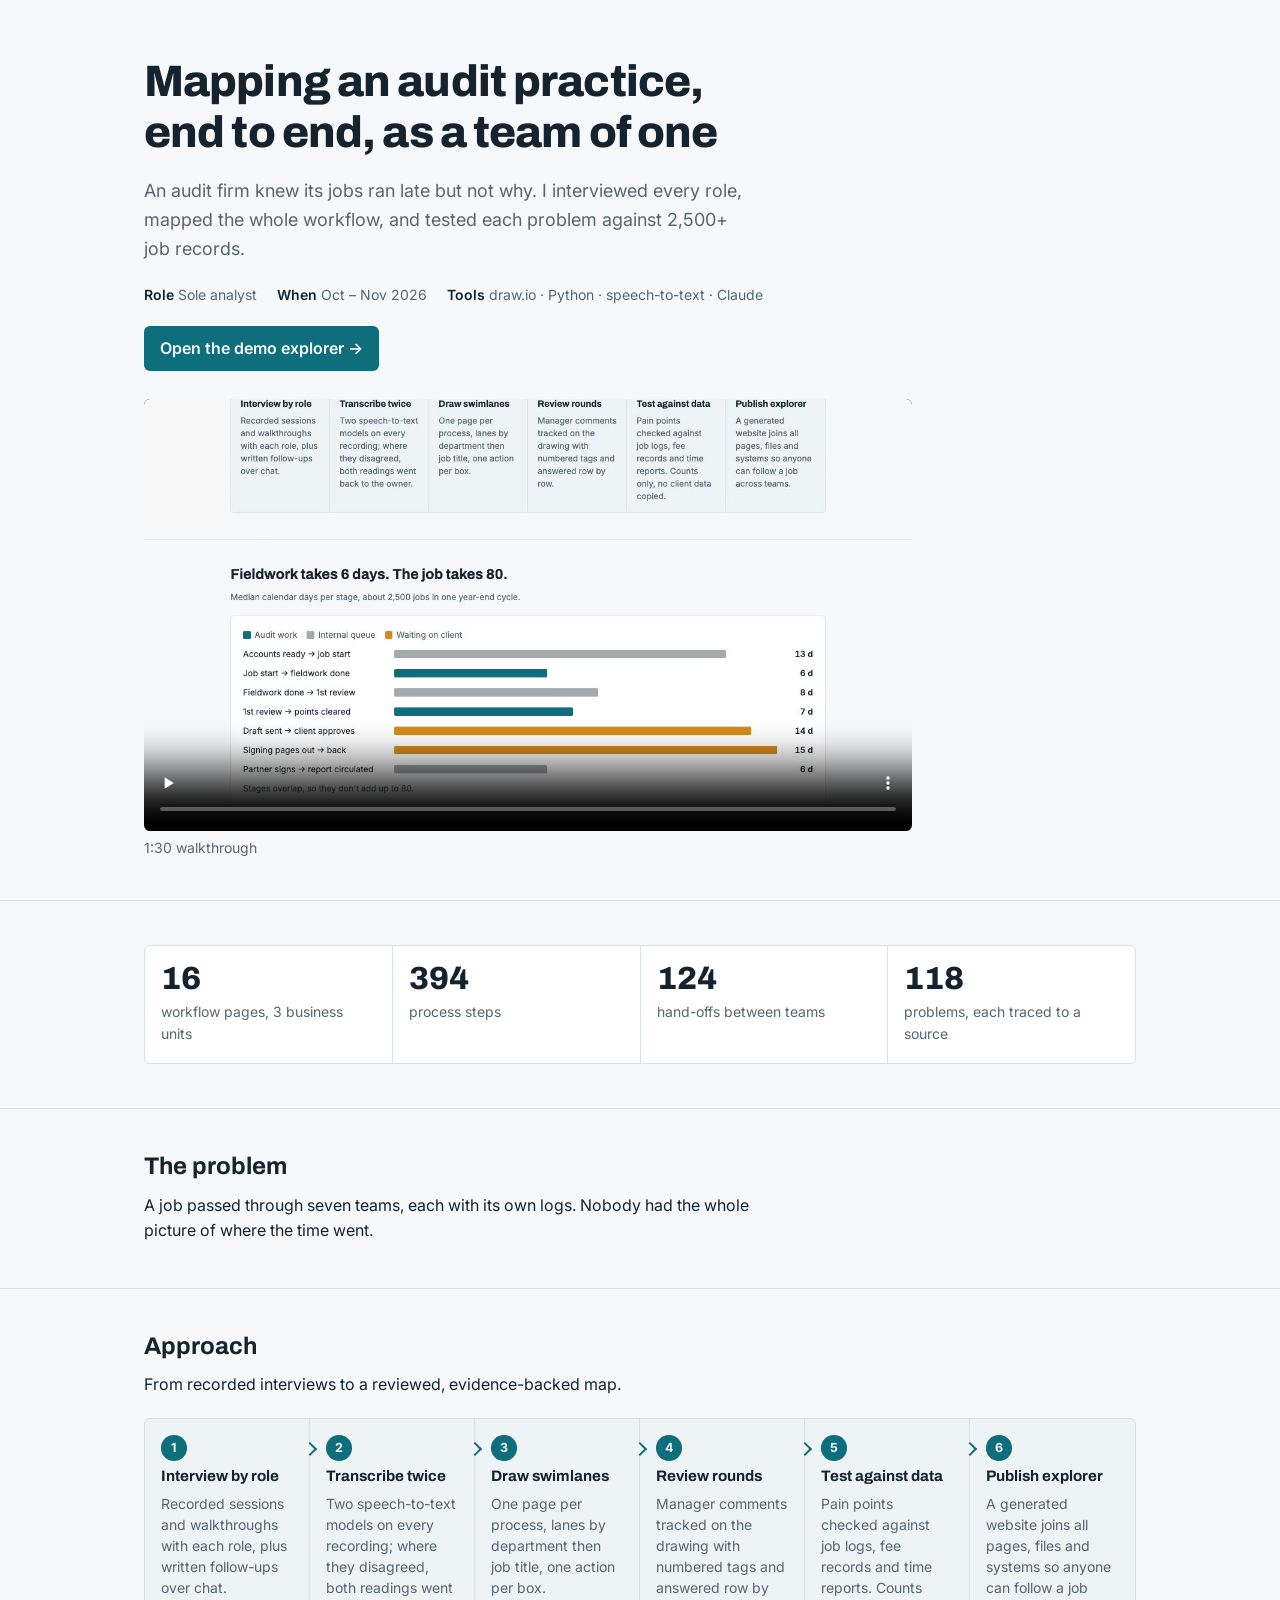
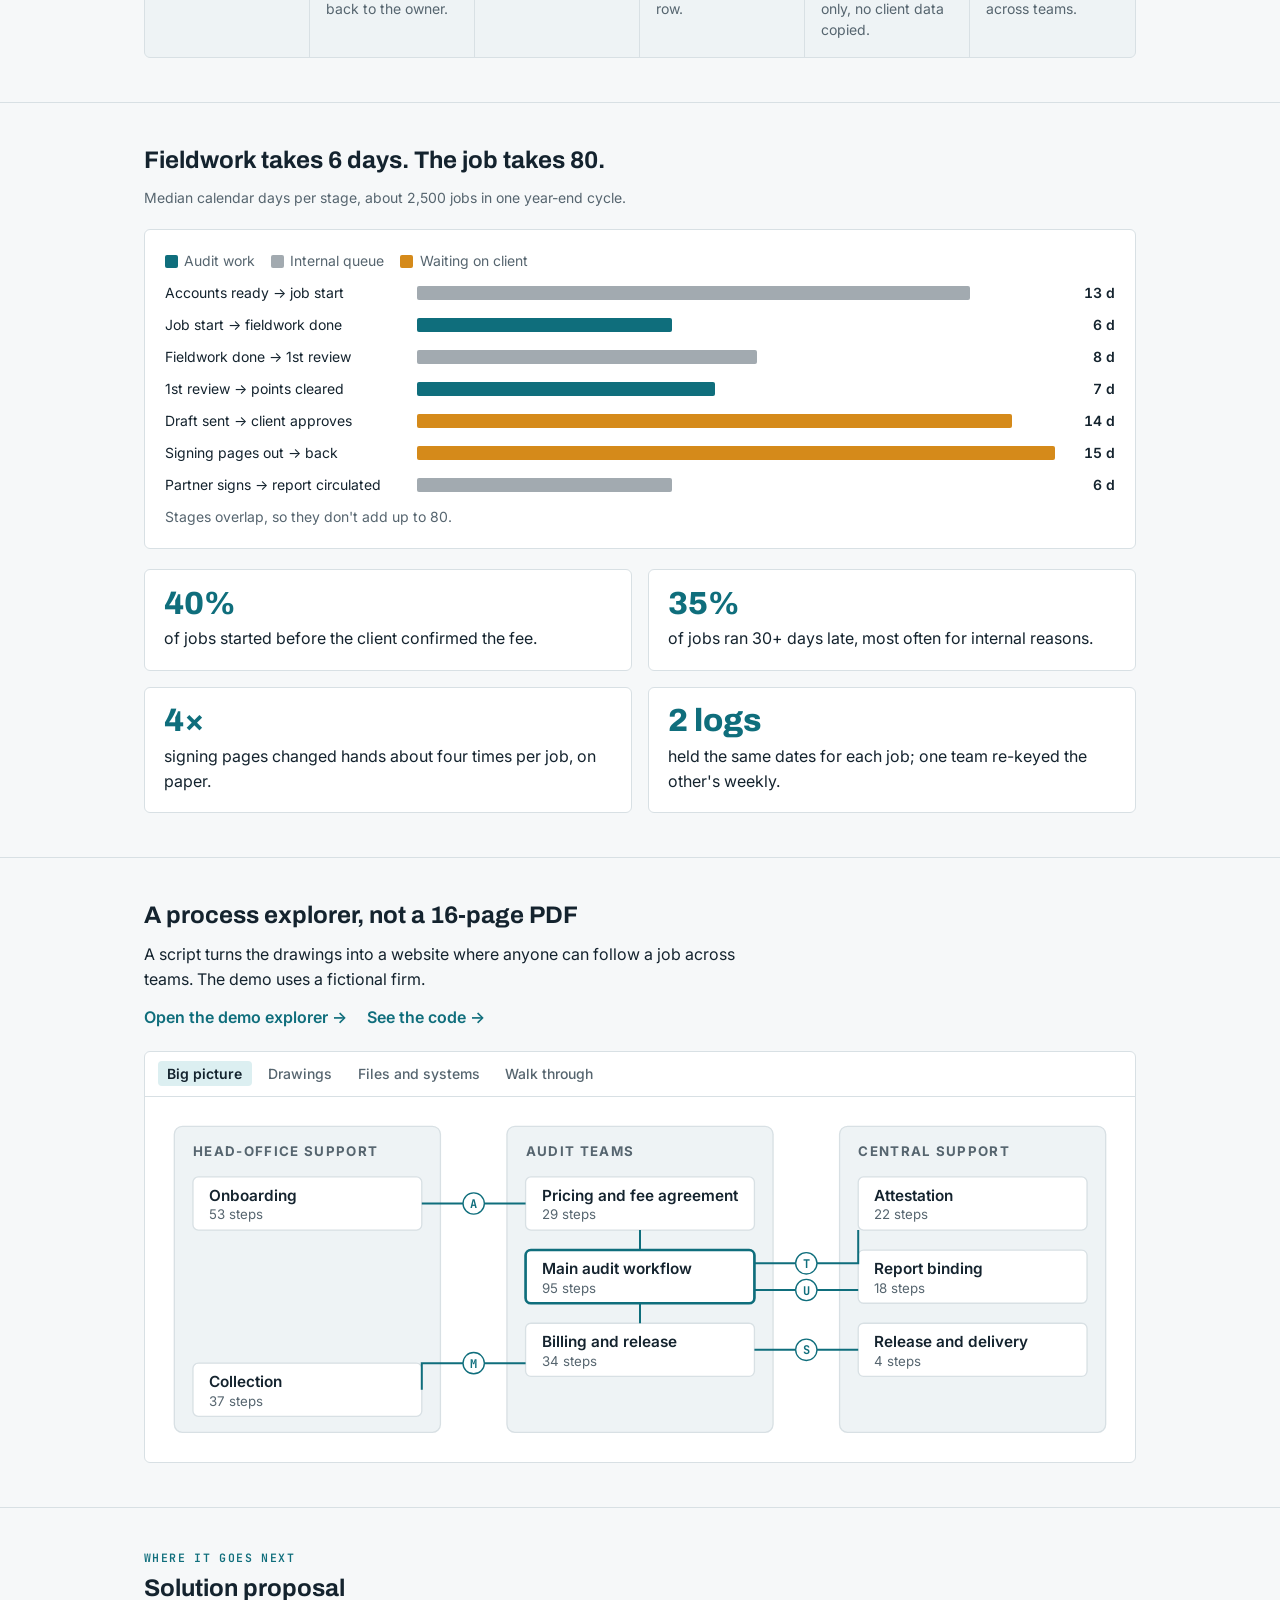
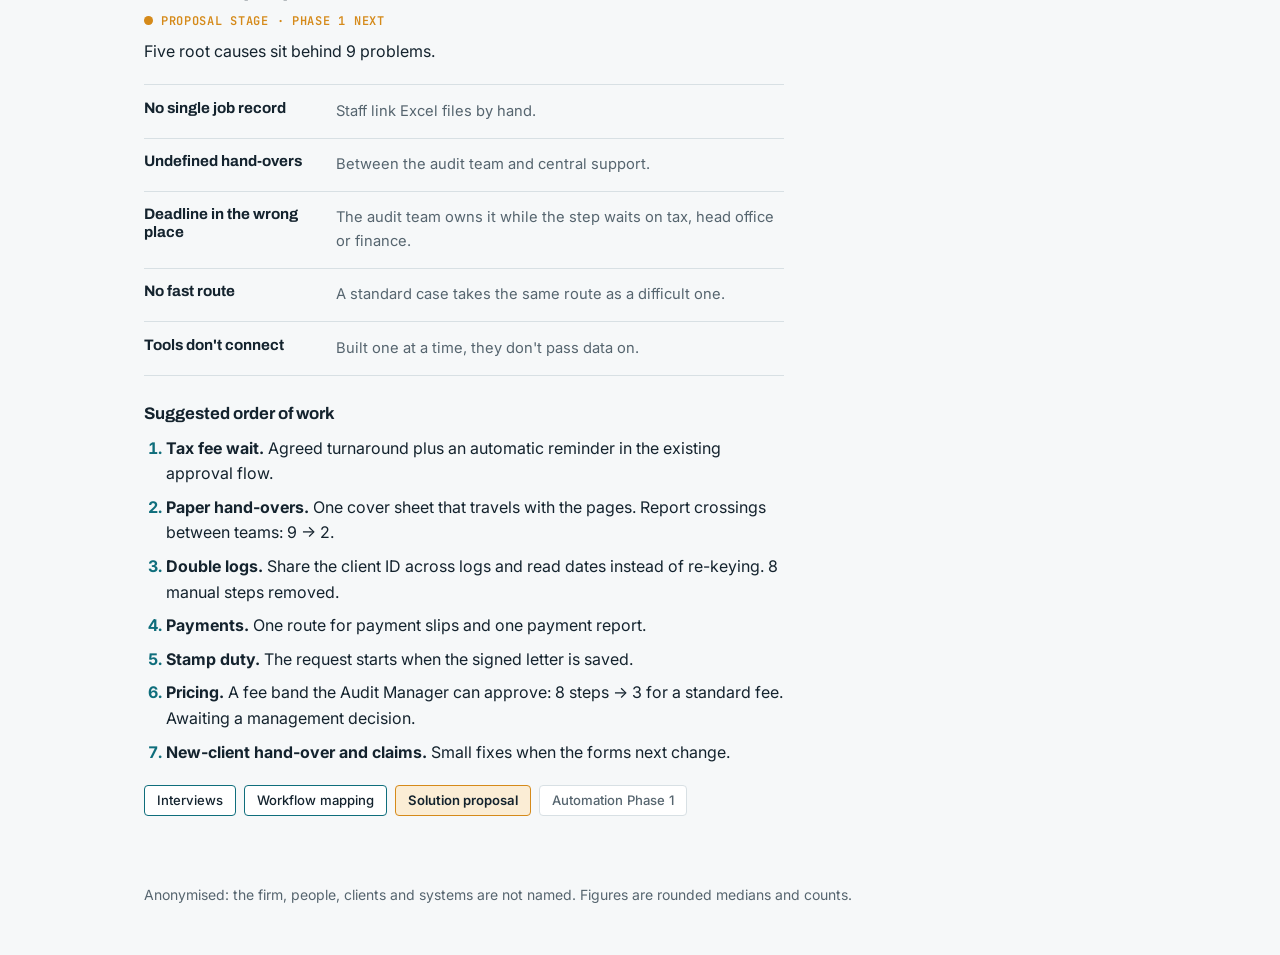
<file: site/index.html>
<!doctype html>
<html lang="en">
<head>
<meta charset="utf-8">
<meta name="viewport" content="width=device-width, initial-scale=1, viewport-fit=cover">
<meta name="description" content="Case study: mapping an audit firm's end-to-end workflow across three business units, solo.">
<style>*,*::before,*::after{box-sizing:border-box}body{margin:0}img{max-width:100%}[hidden]{display:none!important}</style>
<title>Mapping an Audit Practice</title>
<meta name="claude:viewport-fit-sides" content="cover">
<link rel="preconnect" href="https://fonts.googleapis.com">
<link rel="stylesheet" href="https://fonts.googleapis.com/css2?family=Archivo:wght@700;800&family=Inter:wght@400;500;600&family=JetBrains+Mono:wght@600&display=swap">
<style>
/* Type scale: two families (Archivo for headings and numbers, Inter for text), five sizes. */
:root {
  --bg: #f6f8f9;
  --surface: #ffffff;
  --ink: #14232e;
  --muted: #56656f;
  --line: #d8e0e4;
  --lane: #eef3f5;
  --accent: #0f6e7c;
  --accent-soft: #dceff1;
  --wait: #d58a1a;
  --wait-soft: #fbedd5;
  --f-display: "Archivo", "Helvetica Neue", Arial, sans-serif;
  --f-mono: "JetBrains Mono", ui-monospace, Menlo, Consolas, monospace;
  --f-body: "Inter", system-ui, -apple-system, "Segoe UI", sans-serif;
  --t-h1: clamp(2rem, 5vw, 2.75rem);
  --t-h2: 1.5rem;
  --t-num: 2rem;
  --t-body: 1rem;
  --t-small: 0.875rem;
}
@media (prefers-color-scheme: dark) { :root:not([data-theme="light"]) {
  --bg: #0f171c; --surface: #16222a; --ink: #e4ecef; --muted: #9aabb4; --line: #2a3a44; --lane: #1b2a33;
  --accent: #5cc2cf; --accent-soft: #173a40; --wait: #f0b14f; --wait-soft: #3a2c14; color-scheme: dark } }
:root[data-theme="dark"] {
  --bg: #0f171c; --surface: #16222a; --ink: #e4ecef; --muted: #9aabb4; --line: #2a3a44; --lane: #1b2a33;
  --accent: #5cc2cf; --accent-soft: #173a40; --wait: #f0b14f; --wait-soft: #3a2c14; color-scheme: dark }

body { background: var(--bg); color: var(--ink); font: 400 var(--t-body)/1.6 var(--f-body); }
.wrap { max-width: 64rem; margin: 0 auto; padding-left: max(16px, env(safe-area-inset-left, 0px)); padding-right: max(16px, env(safe-area-inset-right, 0px)); display: grid; gap: 1.25rem; }
.col { max-width: 40rem; }
.stack { display: grid; gap: 0.75rem; }
h1, h2 { font-family: var(--f-display); text-wrap: balance; line-height: 1.15; margin: 0; }
h1 { font-size: var(--t-h1); font-weight: 800; letter-spacing: -0.02em; }
h2 { font-size: var(--t-h2); font-weight: 700; }
h3 { font: 600 var(--t-body)/1.3 var(--f-body); margin: 0; }
p { margin: 0; }
.small { font-size: var(--t-small); color: var(--muted); }
.num { font: 800 var(--t-num)/1 var(--f-display); font-variant-numeric: tabular-nums; }

header { padding-block: 3.5rem 2.5rem; border-bottom: 1px solid var(--line); }
.lede { font-size: 1.125rem; color: var(--muted); max-width: 38rem; }
.meta { display: flex; flex-wrap: wrap; gap: 0.25rem 1.25rem; }
.meta b { color: var(--ink); font-weight: 600; }

section { padding-block: 2.75rem; border-bottom: 1px solid var(--line); }
section:last-of-type { border-bottom: 0; }

/* key figures */
.figures { display: grid; grid-template-columns: repeat(4, minmax(0, 1fr)); gap: 1px; background: var(--line); border: 1px solid var(--line); border-radius: 6px; overflow: hidden; }
.fig { background: var(--surface); padding: 1.1rem 1rem; display: grid; gap: 0.35rem; align-content: start; }
@media (max-width: 720px) { .figures { grid-template-columns: repeat(2, minmax(0, 1fr)); } }

/* method lane */
.lane-scroll { overflow-x: auto; }
.method { display: grid; grid-template-columns: repeat(6, minmax(9.5rem, 1fr)); gap: 0; min-width: 58rem; background: var(--lane); border: 1px solid var(--line); border-radius: 6px; }
.step { position: relative; padding: 1rem 1rem 1.1rem; display: grid; gap: 0.45rem; align-content: start; border-right: 1px solid var(--line); }
.step:last-child { border-right: 0; }
.step .k { width: 1.6rem; height: 1.6rem; border-radius: 50%; background: var(--accent); color: var(--bg); display: grid; place-items: center; font: 700 0.78rem/1 var(--f-body); }
.step h3 { font: 700 0.95rem/1.15 var(--f-display); }
.step p { font-size: var(--t-small); color: var(--muted); line-height: 1.5; }
.step:not(:last-child)::after { content: ""; position: absolute; top: 1.55rem; right: -6px; width: 10px; height: 10px; border-top: 2px solid var(--accent); border-right: 2px solid var(--accent); transform: rotate(45deg); background: var(--lane); z-index: 1; }


/* timeline */
.tl { background: var(--surface); border: 1px solid var(--line); border-radius: 6px; padding: 1.25rem; display: grid; gap: 0.6rem; font-size: var(--t-small); }
.tl-row { display: grid; grid-template-columns: minmax(8rem, 15rem) 1fr 3rem; gap: 0.75rem; align-items: center; }
.tl-row .bar { height: 0.85rem; border-radius: 2px; }
.bar.work { background: var(--accent); }
.bar.wait { background: var(--wait); }
.bar.int  { background: var(--muted); opacity: 0.55; }
.tl-row .d { text-align: right; font-weight: 600; font-variant-numeric: tabular-nums; }
.legend { display: flex; flex-wrap: wrap; gap: 1rem; color: var(--muted); }
.legend span { display: inline-flex; align-items: center; gap: 0.4rem; }
.legend i { width: 0.8rem; height: 0.8rem; border-radius: 2px; display: inline-block; }
@media (max-width: 560px) { .tl-row { grid-template-columns: 1fr 3rem; } .tl-row .lab { grid-column: 1 / -1; } }

/* findings */
.findings { display: grid; grid-template-columns: repeat(2, minmax(0, 1fr)); gap: 1rem; }
.finding { background: var(--surface); border: 1px solid var(--line); border-radius: 6px; padding: 1.1rem 1.2rem; display: grid; gap: 0.4rem; align-content: start; }
.finding .num { color: var(--accent); }
@media (max-width: 720px) { .findings { grid-template-columns: 1fr; } }

/* explorer mock */
.explorer { background: var(--surface); border: 1px solid var(--line); border-radius: 6px; overflow: hidden; }
.ex-bar { display: flex; flex-wrap: wrap; gap: 0.4rem; padding: 0.6rem 0.8rem; border-bottom: 1px solid var(--line); font: 500 var(--t-small)/1 var(--f-body); }
.ex-bar span { padding: 0.35rem 0.6rem; border-radius: 4px; color: var(--muted); }
.ex-bar span.on { background: var(--accent-soft); color: var(--ink); font-weight: 600; }
.ex-body { overflow-x: auto; padding: 1rem; }
.ex-body svg { display: block; min-width: 40rem; width: 100%; height: auto; }


/* links + video */
a { color: var(--accent); }
.btn { display: inline-block; padding: 0.6rem 1rem; border-radius: 6px; background: var(--accent); color: var(--bg); font-weight: 600; text-decoration: none; }
.links a { font-weight: 600; text-decoration: none; margin-right: 1.25rem; }
.video { margin: 0.5rem 0 0; max-width: 48rem; display: grid; gap: 0.4rem; }
.video .frame { position: relative; aspect-ratio: 16 / 9; background: #000; border-radius: 6px; overflow: hidden; }
.video video { position: absolute; inset: 0; width: 100%; height: 100%; }

/* solution proposal */
.sub { font: 700 1.05rem/1.2 var(--f-display); margin-top: 0.5rem; }
.order { margin: 0; padding-left: 1.4rem; display: grid; gap: 0.5rem; }
.order li::marker { color: var(--accent); font-weight: 700; }
.eyebrow { font: 600 0.72rem/1 var(--f-mono); letter-spacing: 0.12em; text-transform: uppercase; color: var(--accent); }
.opps { display: grid; gap: 0; border-top: 1px solid var(--line); }
.opp { display: grid; grid-template-columns: 11rem 1fr; gap: 1rem; padding-block: 0.9rem; border-bottom: 1px solid var(--line); }
.opp h3 { font-size: 0.95rem; }
.opp p { font-size: 0.92rem; color: var(--muted); }
@media (max-width: 600px) { .opp { grid-template-columns: 1fr; gap: 0.3rem; } }

.status { display: inline-flex; align-items: center; gap: 0.5rem; font: 600 0.75rem/1 var(--f-mono); letter-spacing: 0.06em; text-transform: uppercase; color: var(--wait); }
.status::before { content: ""; width: 0.55rem; height: 0.55rem; border-radius: 50%; background: var(--wait); }
.phases { display: flex; flex-wrap: wrap; gap: 0.5rem; font: 500 0.82rem/1 var(--f-body); }
.phase { padding: 0.5rem 0.75rem; border: 1px solid var(--line); border-radius: 4px; background: var(--surface); color: var(--muted); }
.phase.done { color: var(--ink); border-color: var(--accent); }
.phase.now { color: var(--ink); border-color: var(--wait); background: var(--wait-soft); font-weight: 600; }


.opp h3 { font: 700 0.95rem/1.15 var(--f-display); }

footer { padding-block: 1.5rem 3rem; }
</style>
</head>
<body>

<header>
  <div class="wrap">
    <h1>Mapping an audit practice, end to end, as a team of one</h1>
    <p class="lede">An audit firm knew its jobs ran late but not why. I interviewed every role, mapped the whole workflow, and tested each problem against 2,500+ job records.</p>
    <p class="meta small"><span><b>Role</b> Sole analyst</span><span><b>When</b> Oct – Nov 2026</span><span><b>Tools</b> draw.io · Python · speech-to-text · Claude</span></p>
    <p><a class="btn" href="demo/">Open the demo explorer →</a></p>
    <figure class="video">
      <div class="frame"><video controls preload="none" playsinline poster="media/poster.jpg" src="media/walkthrough.mp4"></video></div>
      <figcaption class="small">1:30 walkthrough</figcaption>
    </figure>
  </div>
</header>

<section>
  <div class="wrap">
    <div class="figures">
      <div class="fig"><span class="num">16</span><span class="small">workflow pages, 3 business units</span></div>
      <div class="fig"><span class="num">394</span><span class="small">process steps</span></div>
      <div class="fig"><span class="num">124</span><span class="small">hand-offs between teams</span></div>
      <div class="fig"><span class="num">118</span><span class="small">problems, each traced to a source</span></div>
    </div>
  </div>
</section>

<section>
  <div class="wrap">
    <div class="col stack">
      <h2>The problem</h2>
      <p>A job passed through seven teams, each with its own logs. Nobody had the whole picture of where the time went.</p>
    </div>
  </div>
</section>

<section>
  <div class="wrap">
    <div class="col stack">
      <h2>Approach</h2>
      <p>From recorded interviews to a reviewed, evidence-backed map.</p>
    </div>
    <div class="lane-scroll">
      <div class="method">
        <div class="step"><span class="k">1</span><h3>Interview by role</h3><p>Recorded sessions and walkthroughs with each role, plus written follow-ups over chat.</p></div>
        <div class="step"><span class="k">2</span><h3>Transcribe twice</h3><p>Two speech-to-text models on every recording; where they disagreed, both readings went back to the owner.</p></div>
        <div class="step"><span class="k">3</span><h3>Draw swimlanes</h3><p>One page per process, lanes by department then job title, one action per box.</p></div>
        <div class="step"><span class="k">4</span><h3>Review rounds</h3><p>Manager comments tracked on the drawing with numbered tags and answered row by row.</p></div>
        <div class="step"><span class="k">5</span><h3>Test against data</h3><p>Pain points checked against job logs, fee records and time reports. Counts only, no client data copied.</p></div>
        <div class="step"><span class="k">6</span><h3>Publish explorer</h3><p>A generated website joins all pages, files and systems so anyone can follow a job across teams.</p></div>
      </div>
    </div>
  </div>
</section>

<section>
  <div class="wrap">
    <div class="col stack">
      <h2>Fieldwork takes 6 days. The job takes 80.</h2>
      <p class="small">Median calendar days per stage, about 2,500 jobs in one year-end cycle.</p>
    </div>
    <div class="tl" role="img" aria-label="Median days per stage of an audit job, from management accounts ready to report circulation, 80 days in total">
      <div class="legend"><span><i style="background:var(--accent)"></i>Audit work</span><span><i style="background:var(--muted);opacity:.55"></i>Internal queue</span><span><i style="background:var(--wait)"></i>Waiting on client</span></div>
      <div class="tl-row"><span class="lab">Accounts ready → job start</span><div><div class="bar int" style="width:calc(13/15*100%)"></div></div><span class="d">13 d</span></div>
      <div class="tl-row"><span class="lab">Job start → fieldwork done</span><div><div class="bar work" style="width:calc(6/15*100%)"></div></div><span class="d">6 d</span></div>
      <div class="tl-row"><span class="lab">Fieldwork done → 1st review</span><div><div class="bar int" style="width:calc(8/15*100%)"></div></div><span class="d">8 d</span></div>
      <div class="tl-row"><span class="lab">1st review → points cleared</span><div><div class="bar work" style="width:calc(7/15*100%)"></div></div><span class="d">7 d</span></div>
      <div class="tl-row"><span class="lab">Draft sent → client approves</span><div><div class="bar wait" style="width:calc(14/15*100%)"></div></div><span class="d">14 d</span></div>
      <div class="tl-row"><span class="lab">Signing pages out → back</span><div><div class="bar wait" style="width:calc(15/15*100%)"></div></div><span class="d">15 d</span></div>
      <div class="tl-row"><span class="lab">Partner signs → report circulated</span><div><div class="bar int" style="width:calc(6/15*100%)"></div></div><span class="d">6 d</span></div>
      <p class="small">Stages overlap, so they don't add up to 80.</p>
    </div>
    <div class="findings">
      <div class="finding"><span class="num">40%</span><p>of jobs started before the client confirmed the fee.</p></div>
      <div class="finding"><span class="num">35%</span><p>of jobs ran 30+ days late, most often for internal reasons.</p></div>
      <div class="finding"><span class="num">4×</span><p>signing pages changed hands about four times per job, on paper.</p></div>
      <div class="finding"><span class="num">2 logs</span><p>held the same dates for each job; one team re-keyed the other's weekly.</p></div>
    </div>
  </div>
</section>

<section>
  <div class="wrap">
    <div class="col stack">
      <h2>A process explorer, not a 16-page PDF</h2>
      <p>A script turns the drawings into a website where anyone can follow a job across teams. The demo uses a fictional firm.</p>
      <p class="links"><a href="demo/">Open the demo explorer →</a><a href="https://github.com/trisglenanne9/audit-workflow-case-study/tree/main/tooling">See the code →</a></p>
    </div>
    <div class="explorer" aria-label="Illustration of the process explorer's big-picture view, with generic labels">
      <div class="ex-bar"><span class="on">Big picture</span><span>Drawings</span><span>Files and systems</span><span>Walk through</span></div>
      <div class="ex-body">
        <svg viewBox="0 0 720 250" xmlns="http://www.w3.org/2000/svg" font-family="Inter, system-ui, sans-serif">
          <g fill="none" stroke="var(--line)"><rect x="10" y="10" width="200" height="230" rx="6" fill="var(--lane)"/><rect x="260" y="10" width="200" height="230" rx="6" fill="var(--lane)"/><rect x="510" y="10" width="200" height="230" rx="6" fill="var(--lane)"/></g>
          <g font-size="10" font-weight="700" fill="var(--muted)" letter-spacing="1"><text x="24" y="32">HEAD-OFFICE SUPPORT</text><text x="274" y="32">AUDIT TEAMS</text><text x="524" y="32">CENTRAL SUPPORT</text></g>
          <g fill="var(--surface)" stroke="var(--line)">
            <rect x="24" y="48" width="172" height="40" rx="4"/><rect x="24" y="188" width="172" height="40" rx="4"/>
            <rect x="274" y="48" width="172" height="40" rx="4"/><rect x="274" y="103" width="172" height="40" rx="4" stroke="var(--accent)" stroke-width="2"/><rect x="274" y="158" width="172" height="40" rx="4"/>
            <rect x="524" y="48" width="172" height="40" rx="4"/><rect x="524" y="103" width="172" height="40" rx="4"/><rect x="524" y="158" width="172" height="40" rx="4"/>
          </g>
          <g font-size="11.5" fill="var(--ink)">
            <text x="36" y="66" font-weight="600">Onboarding</text><text x="36" y="80" fill="var(--muted)" font-size="10">53 steps</text>
            <text x="36" y="206" font-weight="600">Collection</text><text x="36" y="220" fill="var(--muted)" font-size="10">37 steps</text>
            <text x="286" y="66" font-weight="600">Pricing and fee agreement</text><text x="286" y="80" fill="var(--muted)" font-size="10">29 steps</text>
            <text x="286" y="121" font-weight="600">Main audit workflow</text><text x="286" y="135" fill="var(--muted)" font-size="10">95 steps</text>
            <text x="286" y="176" font-weight="600">Billing and release</text><text x="286" y="190" fill="var(--muted)" font-size="10">34 steps</text>
            <text x="536" y="66" font-weight="600">Attestation</text><text x="536" y="80" fill="var(--muted)" font-size="10">22 steps</text>
            <text x="536" y="121" font-weight="600">Report binding</text><text x="536" y="135" fill="var(--muted)" font-size="10">18 steps</text>
            <text x="536" y="176" font-weight="600">Release and delivery</text><text x="536" y="190" fill="var(--muted)" font-size="10">4 steps</text>
          </g>
          <g stroke="var(--accent)" stroke-width="1.5" fill="none"><path d="M196 68 H274"/><path d="M360 88 V103"/><path d="M446 113 H524 V88"/><path d="M524 133 H446"/><path d="M360 143 V158"/><path d="M274 188 H196 V208"/><path d="M446 178 H524"/></g>
          <g font-size="9" font-weight="700" font-family="JetBrains Mono, monospace">
            <circle cx="235" cy="68" r="8" fill="var(--surface)" stroke="var(--accent)"/><text x="235" y="71.5" text-anchor="middle" fill="var(--accent)">A</text>
            <circle cx="485" cy="113" r="8" fill="var(--surface)" stroke="var(--accent)"/><text x="485" y="116.5" text-anchor="middle" fill="var(--accent)">T</text>
            <circle cx="485" cy="133" r="8" fill="var(--surface)" stroke="var(--accent)"/><text x="485" y="136.5" text-anchor="middle" fill="var(--accent)">U</text>
            <circle cx="485" cy="178" r="8" fill="var(--surface)" stroke="var(--accent)"/><text x="485" y="181.5" text-anchor="middle" fill="var(--accent)">S</text>
            <circle cx="235" cy="188" r="8" fill="var(--surface)" stroke="var(--accent)"/><text x="235" y="191.5" text-anchor="middle" fill="var(--accent)">M</text>
          </g>
        </svg>
      </div>
    </div>
  </div>
</section>

<section>
  <div class="wrap">
    <div class="col stack">
      <span class="eyebrow">Where it goes next</span>
      <h2>Solution proposal</h2>
      <span class="status">Proposal stage · Phase 1 next</span>
      <p>Five root causes sit behind 9 problems.</p>
    </div>
    <div class="col opps">
      <div class="opp"><h3>No single job record</h3><p>Staff link Excel files by hand.</p></div>
      <div class="opp"><h3>Undefined hand-overs</h3><p>Between the audit team and central support.</p></div>
      <div class="opp"><h3>Deadline in the wrong place</h3><p>The audit team owns it while the step waits on tax, head office or finance.</p></div>
      <div class="opp"><h3>No fast route</h3><p>A standard case takes the same route as a difficult one.</p></div>
      <div class="opp"><h3>Tools don't connect</h3><p>Built one at a time, they don't pass data on.</p></div>
    </div>
    <div class="col stack">
      <h3 class="sub">Suggested order of work</h3>
      <ol class="order">
        <li><b>Tax fee wait.</b> Agreed turnaround plus an automatic reminder in the existing approval flow.</li>
        <li><b>Paper hand-overs.</b> One cover sheet that travels with the pages. Report crossings between teams: 9 → 2.</li>
        <li><b>Double logs.</b> Share the client ID across logs and read dates instead of re-keying. 8 manual steps removed.</li>
        <li><b>Payments.</b> One route for payment slips and one payment report.</li>
        <li><b>Stamp duty.</b> The request starts when the signed letter is saved.</li>
        <li><b>Pricing.</b> A fee band the Audit Manager can approve: 8 steps → 3 for a standard fee. Awaiting a management decision.</li>
        <li><b>New-client hand-over and claims.</b> Small fixes when the forms next change.</li>
      </ol>
    </div>
    <div class="phases" aria-label="Project phases">
      <span class="phase done">Interviews</span><span class="phase done">Workflow mapping</span><span class="phase now">Solution proposal</span><span class="phase">Automation Phase 1</span>
    </div>
  </div>
</section>

<footer>
  <div class="wrap">
    <p class="small">Anonymised: the firm, people, clients and systems are not named. Figures are rounded medians and counts.</p>
  </div>
</footer>
</body>
</html>
</file>
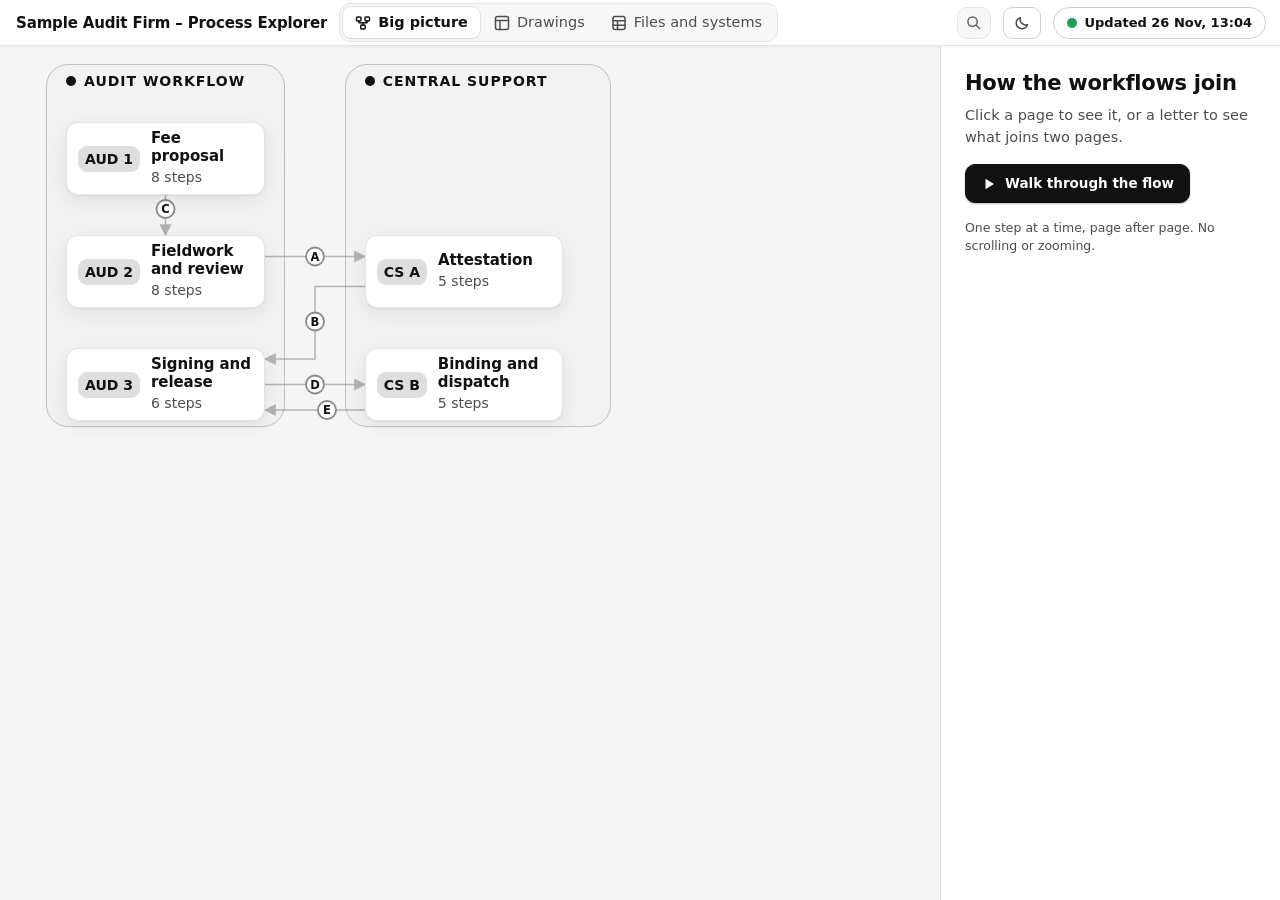
<file: site/demo/index.html>
<!doctype html>
<html lang="en">
<head>
<meta charset="utf-8">
<meta name="viewport" content="width=device-width, initial-scale=1">
<meta name="robots" content="noindex, nofollow">
<title>Sample Audit Firm – Process Explorer</title>
<script>
/* use the light or dark choice made earlier in this browser before anything is drawn; otherwise follow the computer's setting */
(function () { try { var t = localStorage.getItem('ape-theme'); if (t === 'light' || t === 'dark') document.documentElement.setAttribute('data-theme', t); } catch (e) {} })();
</script>
<link rel="stylesheet" href="style.css?v=20261126130428">
</head>
<body data-view="map">
<header class="top">
  <div class="brand">
    <div class="btxt"><div class="t1">Sample Audit Firm – Process Explorer</div></div>
  </div>
  <nav class="tabs" role="tablist" aria-label="Views">
    <button role="tab" data-view="map" aria-selected="true"><svg class="ic" viewBox="0 0 16 16" aria-hidden="true"><rect x="1.5" y="2" width="4.5" height="4" rx="1"/><rect x="10" y="2" width="4.5" height="4" rx="1"/><rect x="5.7" y="10" width="4.5" height="4" rx="1"/><path d="M4 6v1.8h8V6M8 7.8V10"/></svg>Big picture</button>
    <button role="tab" data-view="draw" aria-selected="false"><svg class="ic" viewBox="0 0 16 16" aria-hidden="true"><rect x="1.5" y="1.5" width="13" height="13" rx="2"/><path d="M1.5 5.5h13M6 5.5v9"/></svg>Drawings</button>
    <button role="tab" data-view="files" aria-selected="false"><svg class="ic" viewBox="0 0 16 16" aria-hidden="true"><rect x="2" y="1.5" width="12" height="13" rx="2"/><path d="M2 5.8h12M2 10.2h12M6.5 5.8v8.7"/></svg>Files and systems</button>
  </nav>
  <!-- the drawing tools sit in the top bar (Drawings view only); they were a row of their own above the drawing -->
  <div class="ctools">
    <button id="walkBtn" class="walkbtn" type="button" title="Go through this page one step at a time"><svg class="ic" viewBox="0 0 16 16" aria-hidden="true"><path d="M4.5 2.8v10.4L13 8z"/></svg><span class="lbl">Walk through</span></button>
    <button id="cmtBtn" class="cmtbtn" type="button" title="Add comments to this drawing" hidden><svg class="ic" viewBox="0 0 16 16" aria-hidden="true"><path d="M2.5 3h11v7.5H7.2L4 13.2v-2.7H2.5z"/></svg><span class="lbl">Comments</span><span class="cnt" hidden></span></button>
    <span class="zgrp">
      <button id="zOut" title="Zoom out" aria-label="Zoom out">−</button>
      <button id="zIn" title="Zoom in" aria-label="Zoom in">+</button>
    </span>
    <button id="zFit">Fit width</button>
  </div>
  <div class="search">
    <svg class="sico" viewBox="0 0 16 16" aria-hidden="true"><circle cx="7" cy="7" r="5"/><path d="m11 11 3.5 3.5"/></svg>
    <input id="q" type="search" placeholder="Search" autocomplete="off" aria-label="Search">
    <div id="results" class="results" hidden></div>
  </div>
  <button id="themeBtn" class="iconbtn" type="button"></button>
</header>

<main>
  <section id="view-map" class="view split">
    <div class="mapwrap">
      <div class="maptools" hidden>
        <label for="hlSel">Pages that use</label>
        <select id="hlSel"><option value="">a file, system or chat…</option></select>
        <button id="hlClear" class="iconbtn">Clear</button>
      </div>
      <div id="mapfit" class="mapfit"><div id="mapgrid" class="map" aria-label="Map of all pages and the connectors between them"></div></div>
    </div>
    <aside id="mapPanel" class="panel" aria-live="polite"></aside>
  </section>

  <section id="view-draw" class="view split3 nopanel" hidden>
    <div class="canvaswrap">
      <div id="viewport" class="viewport">
        <div id="svghost" class="svghost"></div>
        <div id="stick" class="stick" aria-hidden="true" hidden><div id="stickIn" class="stickin"></div></div>
        <div id="vscroll" class="vscroll" aria-hidden="true" hidden><div id="vthumb" class="vthumb"></div></div>
        <!-- the overview: the page in miniature, a thin frame for the part in view; press or drag on it to move the view -->
        <div id="mini" class="mini" hidden>
          <div id="miniMap" class="minimap" role="img" aria-label="The page as a plan; the frame is the part in view"><div id="miniFrame" class="miniframe"></div></div>
          <button id="miniHide" class="minibtn" type="button" title="Hide the overview" aria-label="Hide the overview"><svg class="ic" viewBox="0 0 16 16" aria-hidden="true"><path d="M4 4l8 8M12 4l-8 8"/></svg></button>
        </div>
        <button id="miniShow" class="minibtn minishow" type="button" title="Show the overview" aria-label="Show the overview" hidden><svg class="ic" viewBox="0 0 16 16" aria-hidden="true"><rect x="2" y="1.5" width="12" height="13" rx="2"/><rect x="5" y="5" width="6" height="5" rx="1"/></svg></button>
        <div id="loading" class="loading" hidden>Loading the drawing…</div>
        <div id="walkbar" class="walkbar" role="region" aria-label="Walk through" aria-live="polite" hidden></div>
        <div id="hoChip" class="hochip" aria-live="polite" hidden></div>
        <div id="hoAsk" class="hoask" role="dialog" aria-label="Open the other page?" hidden></div>
        <div id="rvBar" class="rvbar" role="status" aria-live="polite" hidden></div>
      </div>
    </div>
    <aside id="drawPanel" class="panel" aria-live="polite"></aside>
    <div id="pgDock" class="pgdock">
      <!-- the slim page bar: where you are, the pages joined to it, and the button for all pages (the old three rows open above it) -->
      <nav id="pgBar" class="pgbar" aria-label="Page">
        <span class="pgarrows">
          <button id="pgPrev" class="pgnav" type="button" aria-label="Previous page"><svg viewBox="0 0 16 16" aria-hidden="true"><path d="M10 3 5 8l5 5"/></svg></button>
          <button id="pgNext" class="pgnav" type="button" aria-label="Next page"><svg viewBox="0 0 16 16" aria-hidden="true"><path d="m6 3 5 5-5 5"/></svg></button>
        </span>
        <span id="pgCur" class="pgcur"></span>
        <span class="pgjoin"><span class="pgjl">Joined to</span><span id="pgChips" class="pgchips"></span><button id="pgMore" class="pgmore" type="button" hidden></button></span>
        <button id="pgAll" class="pgall" type="button" aria-expanded="false" aria-controls="pageList">All pages<svg viewBox="0 0 16 16" aria-hidden="true"><path d="m4 10 4-4 4 4"/></svg></button>
      </nav>
      <nav id="pageList" class="pagebar" aria-label="All pages" hidden></nav>
    </div>
  </section>

  <section id="view-files" class="view split" hidden>
    <div class="fcol">
      <div class="ftools" id="ftools">
        <div class="seg" id="fKind"></div>
        <div class="seg"><input id="fq" type="search" placeholder="Filter by name" aria-label="Filter by name"></div>
      </div>
      <div class="fbody" id="fbody"></div>
    </div>
    <aside id="filePanel" class="panel" aria-live="polite"></aside>
  </section>
</main>

<script src="data.js?v=20261126130428"></script>
<script src="flow.js?v=20261126130428"></script>
<script src="app.js?v=20261126130428"></script>
<script src="updated.js?v=20261126130428"></script>
</body>
</html>
</file>
<file: site/demo/style.css>
/* =====================================================================
   Audit End-to-End Workflow: look and feel
   Tokens first, then components. The drawings stay on a light canvas in every theme.
   ===================================================================== */
:root {
  --font: "Segoe UI Variable Text", "Segoe UI", system-ui, -apple-system, "Helvetica Neue", Arial, sans-serif;
  --font-head: "Segoe UI Variable Display", "Segoe UI Variable Text", "Segoe UI", system-ui, -apple-system, "Helvetica Neue", Arial, sans-serif;
  --font-num: var(--font);
  --bg: #f5f5f5; --panel: #ffffff; --panel-2: #f7f7f7; --panel-3: #ececec; /* plain black and white in light mode too (owner, 19 Nov 2026: "Since the dark mode is black and white, can you make the light mode black and white as well?"); was a blue-grey ground with an indigo accent */
  --line: #e4e4e4; --line-2: #cfcfcf;
  --text: #111111; --text-2: #4d4d4d; --text-3: #666666; /* 5.3:1 or more on every ground */
  --accent: #111111; --accent-hi: #333333; --accent-bg: #ececec; --accent-line: #b5b5b5; --on-accent: #ffffff;
  --purple-line: #8a8a8a; --purple-ink: #111111; --purple-bg: #f0f0f0;
  --link: #8a8a8a; --link-hl: #111111;
  --on-link: #ffffff; --go-ink: #333333; --bd-on: #e2e2e2; /* the text on --link-hl; the text of the "continues in" chip; the fill of a connector letter that is pointed at */
  --tone-n: #111111; --tone-n-ui: #111111; /* an answer that is neither YES nor NO: its colour on the drawing, and on the card */
  --ho: #111111; --ho-ui: #111111; --ho-sh: 0, 0, 0; /* a hand-off over a connector: its rings on the drawing, its rings on the page tabs, the shadow of its labels */
  --pri-glow: rgba(0, 0, 0, .25); /* the shadow under the main button */
  --green: #1f7a3a; --green-bg: #e3f3e7; --amber: #84560a; --amber-bg: #fcf0cf; --red: #a8362a; --red-bg: #fae8e5;
  --wf: var(--accent); /* one colour for the three workflows (owner, 18 Nov 2026: "synchronize the colors"); the row and column labels say which workflow. Was: blue, green and orange. */
  --k-excel: #1f8a4c; --k-document: #b98200; --k-system: #2c6bd6; --k-group: #555555; --k-register: #6b6b6b;
  --head-bg: var(--panel); --head-text: var(--text); --head-line: var(--line);
  --canvas: #e6e6e6; --dot: #cccccc;
  --sel: #111111; --rel: #1f7a3a;
  --heat: 0, 0, 0; --heat-on: #ffffff; --heat-ink: #111111;
  --radius: 14px; --r-s: 9px; --top: 62px;
  --shadow-s: 0 1px 2px rgba(0, 0, 0, .06);
  --shadow: 0 1px 2px rgba(0, 0, 0, .05), 0 6px 20px rgba(0, 0, 0, .07);
  --shadow-l: 0 2px 4px rgba(0, 0, 0, .06), 0 14px 36px rgba(0, 0, 0, .14);
  /* the map's own sizes are set on .map */
  color-scheme: light;
}
@media (prefers-color-scheme: dark) {
  :root:not([data-theme="light"]) {
    --bg: #0a0a0a; --panel: #121212; --panel-2: #1a1a1a; --panel-3: #242424; /* plain black and white, no colour theme (owner, 19 Nov 2026: "for the dark mode i dont want any theme to it ... just the basic black and white corporate colors"); was a blue-grey ground with a purple accent */
    --line: #2a2a2a; --line-2: #3d3d3d;
    --text: #f5f5f5; --text-2: #b8b8b8; --text-3: #949494; /* 5.1:1 or more on every panel */
    --accent: #ffffff; --accent-hi: #e0e0e0; --accent-bg: #262626; --accent-line: #666666; --on-accent: #0a0a0a;
    --purple-line: #8a8a8a; --purple-ink: #141414; --purple-bg: #202020;
    --link: #9a9a9a; --link-hl: #ffffff;
    --on-link: #0a0a0a; --go-ink: #e6e6e6; --bd-on: #d9d9d9;
    --tone-n: #141414; --tone-n-ui: #d4d4d4;
    --ho: #141414; --ho-ui: #ffffff; --ho-sh: 0, 0, 0; --pri-glow: rgba(0, 0, 0, .5);
    --green: #86d29a; --green-bg: #15301e; --amber: #f0c36a; --amber-bg: #33280f; --red: #f0a092; --red-bg: #3a1d18;
    --k-excel: #6fd09a; --k-document: #e8c25a; --k-system: #7fa8f5; --k-group: #c4c4c4; --k-register: #9a9a9a;
    --canvas: #050505; --dot: #1d1d1d;
    --sel: #141414; --rel: #1f7a3a;
    --heat: 255, 255, 255; --heat-on: #0a0a0a; --heat-ink: #ffffff;
    --shadow-s: 0 1px 2px rgba(0, 0, 0, .4);
    --shadow: 0 1px 2px rgba(0, 0, 0, .35), 0 6px 20px rgba(0, 0, 0, .3);
    --shadow-l: 0 2px 4px rgba(0, 0, 0, .4), 0 14px 36px rgba(0, 0, 0, .5);
    color-scheme: dark;
  }
}
:root[data-theme="dark"] {
  --bg: #0a0a0a; --panel: #121212; --panel-2: #1a1a1a; --panel-3: #242424; /* plain black and white, no colour theme (owner, 19 Nov 2026: "for the dark mode i dont want any theme to it ... just the basic black and white corporate colors"); was a blue-grey ground with a purple accent */
  --line: #2a2a2a; --line-2: #3d3d3d;
  --text: #f5f5f5; --text-2: #b8b8b8; --text-3: #949494; /* 5.1:1 or more on every panel */
  --accent: #ffffff; --accent-hi: #e0e0e0; --accent-bg: #262626; --accent-line: #666666; --on-accent: #0a0a0a;
  --purple-line: #8a8a8a; --purple-ink: #141414; --purple-bg: #202020;
  --link: #9a9a9a; --link-hl: #ffffff;
  --on-link: #0a0a0a; --go-ink: #e6e6e6; --bd-on: #d9d9d9;
  --tone-n: #141414; --tone-n-ui: #d4d4d4;
  --ho: #141414; --ho-ui: #ffffff; --ho-sh: 0, 0, 0; --pri-glow: rgba(0, 0, 0, .5);
  --green: #86d29a; --green-bg: #15301e; --amber: #f0c36a; --amber-bg: #33280f; --red: #f0a092; --red-bg: #3a1d18;
  --k-excel: #6fd09a; --k-document: #e8c25a; --k-system: #7fa8f5; --k-group: #c4c4c4; --k-register: #9a9a9a;
  --canvas: #050505; --dot: #1d1d1d;
  --sel: #141414; --rel: #1f7a3a;
  --heat: 255, 255, 255; --heat-on: #0a0a0a; --heat-ink: #ffffff;
  --shadow-s: 0 1px 2px rgba(0, 0, 0, .4);
  --shadow: 0 1px 2px rgba(0, 0, 0, .35), 0 6px 20px rgba(0, 0, 0, .3);
  --shadow-l: 0 2px 4px rgba(0, 0, 0, .4), 0 14px 36px rgba(0, 0, 0, .5);
  color-scheme: dark;
}

* { box-sizing: border-box; }
html, body { margin: 0; height: 100%; }
body { background: var(--bg); color: var(--text); font: 14.5px/1.5 var(--font); -webkit-font-smoothing: antialiased; }
button { font: inherit; color: inherit; }
a { color: var(--accent); }
[hidden] { display: none !important; }
:focus-visible { outline: 2px solid var(--accent); outline-offset: 2px; }
.ic { width: 16px; height: 16px; fill: none; stroke: currentColor; stroke-width: 1.5; stroke-linecap: round; stroke-linejoin: round; vertical-align: -3px; margin-right: 7px; flex: none; }
.wfdot { display: inline-block; width: 9px; height: 9px; border-radius: 50%; background: var(--wf, var(--text-3)); margin-right: 8px; vertical-align: 0; flex: none; }

/* ---------- top bar */
.top { position: sticky; top: 0; z-index: 30; height: var(--top); display: flex; align-items: center; gap: 20px;
  padding: 0 20px; background: var(--head-bg); color: var(--head-text); border-bottom: 1px solid var(--head-line); box-shadow: var(--shadow-s); }
.brand { display: flex; align-items: center; gap: 12px; min-width: 0; }
.brand .t1 { font: 650 16px/1.2 var(--font-head); letter-spacing: -.01em; white-space: nowrap; }
.brand .t2 { font-size: 12px; color: var(--text-2); white-space: nowrap; margin-top: 1px; }
.tabs { display: flex; gap: 2px; background: var(--panel-2); padding: 4px; border-radius: 13px; border: 1px solid var(--line); }
.tabs button { display: inline-flex; align-items: center; border: 0; background: transparent; padding: 7px 14px; border-radius: 9px; cursor: pointer; color: var(--text-2); white-space: nowrap; font-weight: 500; }
.tabs button:hover { color: var(--text); }
.tabs button[aria-selected="true"] { background: var(--panel); color: var(--accent); box-shadow: var(--shadow-s), 0 0 0 1px var(--line); font-weight: 650; }
.search { position: relative; flex: 1; max-width: 480px; margin-left: auto; }
.search .sico { position: absolute; left: 13px; top: 50%; width: 16px; height: 16px; margin-top: -8px; fill: none; stroke: var(--text-3); stroke-width: 1.6; stroke-linecap: round; pointer-events: none; }
.search input { width: 100%; height: 40px; border: 1px solid var(--line); border-radius: 12px; padding: 0 14px 0 38px; background: var(--panel-2); color: var(--text); font: inherit; transition: background .15s, box-shadow .15s, border-color .15s; }
.search input::placeholder { color: var(--text-3); }
.search input:focus { outline: 0; background: var(--panel); border-color: var(--accent); box-shadow: 0 0 0 4px color-mix(in srgb, var(--accent) 16%, transparent); }
.results { position: absolute; top: 46px; left: 0; right: 0; max-height: 70vh; overflow: auto; background: var(--panel); border: 1px solid var(--line); border-radius: 14px; box-shadow: var(--shadow-l); padding: 8px; color: var(--text); }
.results .grp { font-size: 11px; text-transform: uppercase; letter-spacing: .07em; font-weight: 700; color: var(--text-3); padding: 10px 10px 4px; }
.results .r { display: block; width: 100%; text-align: left; border: 0; background: transparent; padding: 8px 10px; border-radius: 9px; cursor: pointer; }
.results .r .l { display: block; }
.results .r .s { display: block; font-size: 12px; color: var(--text-2); }
.results .r.on, .results .r:hover { background: var(--accent-bg); }
.results .none { padding: 12px; color: var(--text-2); }
.iconbtn { display: inline-flex; align-items: center; border: 1px solid var(--line-2); background: var(--panel); border-radius: 10px; height: 36px; padding: 0 14px; cursor: pointer; color: var(--text-2); white-space: nowrap; font-weight: 500; }
.iconbtn:hover { color: var(--text); border-color: var(--text-3); }

/* ---------- the "Updated" line at the right of the top bar (updated.js; owner's mockup of 18 Nov 2026) */
.updbtn { display: inline-flex; align-items: center; gap: 8px; flex: none; height: 36px; padding: 0 13px; border: 1px solid var(--line-2); border-radius: 999px;
  background: var(--panel); color: var(--text); font-weight: 600; font-size: 13px; cursor: pointer; white-space: nowrap; }
.updbtn:hover { border-color: var(--text-3); }
.udot { display: inline-block; width: 10px; height: 10px; border-radius: 50%; background: #1f9d55; flex: none; }
.udot.warn, .updbtn.late .udot { background: #d98a00; }
.updbtn.late { border-color: #d98a00; background: var(--amber-bg); color: var(--amber); }
.updpop { position: fixed; right: 14px; top: calc(var(--top) + 4px); z-index: 60; width: 460px; max-width: calc(100vw - 28px); background: var(--panel);
  border: 1px solid var(--line-2); border-radius: 16px; box-shadow: var(--shadow-l); padding: 16px 18px 14px; font-size: 14px; line-height: 1.45; color: var(--text); }
.updpop h4 { display: flex; align-items: center; gap: 8px; margin: 0 0 8px; font: 650 15px/1.3 var(--font-head); }
.updpop .uw { margin: 10px 0 2px; font-size: 12px; font-weight: 700; letter-spacing: .06em; text-transform: uppercase; color: var(--text-2); }
.updpop table { width: 100%; border-collapse: collapse; margin: 4px 0 2px; font-size: 13.5px; }
.updpop td { padding: 4px 0; border-bottom: 1px solid var(--line); }
.updpop td:last-child { text-align: right; color: var(--text-2); }
.updpop td.late { color: var(--amber); font-weight: 700; }
.updpop .unote { margin-top: 10px; padding: 8px 10px; border-radius: 10px; background: var(--panel-2); color: var(--text-2); font-size: 13px; }
.updpop .urow { margin-top: 10px; }
/* in a narrow window the pill is only its dot (the search box would be squeezed to 50 px at 1000 px wide); the words are in its title and its pop-up */
@media (max-width: 1250px) { .updbtn { padding: 0 12px; } .updbtn .utxt { display: none; } }
@media (max-width: 720px) { .updbtn { order: 2; } .updbtn .utxt { display: inline; } .updbtn { padding: 0 13px; } .updpop { top: 12px; } }
#aboutBtn { border-color: transparent; background: transparent; }
#aboutBtn:hover { background: var(--panel-2); }

/* ---------- layout */
main { height: calc(100vh - var(--top)); }
.view { height: 100%; }
.split { display: grid; grid-template-columns: minmax(0, 1fr) 364px; height: 100%; }
.split3 { display: grid; grid-template-columns: minmax(0, 1fr) 372px; grid-template-rows: minmax(0, 1fr) auto; height: 100%; }
.split3 > .canvaswrap { grid-column: 1; grid-row: 1; }
.split3 > .panel { grid-column: 2; grid-row: 1; }
.split3 > .pagebar { grid-column: 1 / -1; grid-row: 2; }
.panel { background: var(--panel); border-left: 1px solid var(--line); overflow: auto; padding: 24px 24px 32px; }

/* ---------- cards in the panel */
.kicker { display: flex; align-items: center; font-size: 11.5px; text-transform: uppercase; letter-spacing: .07em; font-weight: 700; color: var(--text-3); margin: 0 0 8px; }
.panel h2 { font: 650 21px/1.28 var(--font-head); letter-spacing: -.012em; margin: 0 0 8px; }
.panel h3 { font-size: 11.5px; text-transform: uppercase; letter-spacing: .07em; font-weight: 700; margin: 26px 0 10px; color: var(--text-3); }
.panel p { margin: 8px 0; }
.muted { color: var(--text-2); }
.small { font-size: 12.5px; }
.chip { display: inline-flex; align-items: center; text-align: left; gap: 6px; border: 1px solid var(--line-2); background: var(--panel); border-radius: 999px; padding: 3px 11px; font-size: 12.5px; margin: 3px 5px 3px 0; cursor: default; max-width: 100%; }
button.chip { cursor: pointer; }
button.chip:hover { border-color: var(--accent); color: var(--accent); background: var(--accent-bg); }
.dot { width: 10px; height: 10px; border-radius: 3px; flex: none; border: 1px solid rgba(0, 0, 0, .14); }
.flag { display: inline-block; font-size: 12px; padding: 2px 9px; border-radius: 999px; margin: 3px 5px 3px 0; font-weight: 600; white-space: nowrap; }
.flag.shared { background: var(--green-bg); color: var(--green); }
.flag.warn { background: var(--amber-bg); color: var(--amber); }
.flag.off { background: var(--red-bg); color: var(--red); }
.flag.info { background: var(--panel-3); color: var(--text-2); }
.btn { display: inline-flex; align-items: center; gap: 6px; border: 1px solid var(--accent); background: var(--accent); color: var(--on-accent); border-radius: 10px; padding: 8px 15px; cursor: pointer; font-weight: 600; font-size: 13.5px; text-decoration: none; box-shadow: 0 1px 2px color-mix(in srgb, var(--accent) 30%, transparent); transition: background .12s, box-shadow .12s; }
.btn.sec { background: var(--panel); color: var(--accent); box-shadow: none; }
.btn:hover { background: var(--accent-hi); border-color: var(--accent-hi); color: var(--on-accent); }
.btn.sec:hover { background: var(--accent-bg); color: var(--accent); border-color: var(--accent); }
.btnrow { display: flex; flex-wrap: wrap; gap: 8px; margin: 16px 0; }
.list { list-style: none; margin: 0; padding: 0; }
.list li { border-top: 1px solid var(--line); }
.list li:first-child { border-top: 0; }
.item { position: relative; display: block; width: 100%; text-align: left; border: 0; background: transparent; padding: 10px 28px 10px 10px; cursor: pointer; border-radius: 10px; }
.item::after { content: "›"; position: absolute; right: 12px; top: 50%; transform: translateY(-52%); color: var(--text-3); font-size: 18px; }
.item:hover { background: var(--panel-2); }
.item:hover::after { color: var(--accent); }
.item .l { display: block; }
.item .s { display: block; font-size: 12.5px; color: var(--text-2); margin-top: 1px; }
.how { font-size: 11px; font-weight: 700; text-transform: uppercase; letter-spacing: .04em; margin-right: 6px; }
.how.records { color: var(--green); } .how.reads { color: var(--accent); } .how.uses { color: var(--text-3); }
.letter { display: inline-grid; place-items: center; width: 26px; height: 26px; border-radius: 50%; background: #fff; border: 2px solid var(--purple-line); color: var(--purple-ink); font-weight: 700; font-size: 12.5px; flex: none; }
.letter.big { width: 40px; height: 40px; font-size: 17px; border-width: 2.5px; }
.letter.sm { width: 19px; height: 19px; font-size: 10.5px; border-width: 1.5px; }
.letter.none { visibility: hidden; }
.letter[data-l="I"] { font-family: Georgia, "Times New Roman", serif; font-size: 14px; }
.quote { background: var(--panel-2); border: 1px solid var(--line); border-left: 3px solid var(--accent-line); border-radius: 10px; padding: 11px 14px; white-space: pre-wrap; }
.kv { display: grid; grid-template-columns: 104px minmax(0, 1fr); gap: 6px 12px; font-size: 13.5px; }
.kv dt { color: var(--text-3); font-size: 12.5px; padding-top: 1px; }
.kv dd { margin: 0; overflow-wrap: anywhere; }
/* the two pages a connector joins, with the reason on the arrow between them (`handHtml()` in app.js; owner, 18 Nov 2026: "it's very unclear") */
.hand { display: flex; flex-direction: column; margin: 4px 0 6px; }
.hp { position: relative; padding: 10px 12px; border: 1px solid var(--line-2); border-radius: 10px; background: var(--panel-2); font: 600 14px/1.35 var(--font); overflow-wrap: anywhere; }
.hp.here { border-color: var(--accent); background: var(--accent-bg); }
.hp .hh { display: inline-block; margin-left: 8px; padding: 0 7px; border-radius: 99px; background: var(--accent); color: var(--on-accent); font: 600 10.5px/17px var(--font); vertical-align: 1px; }
.ha { display: flex; align-items: flex-start; gap: 8px; padding: 7px 4px 7px 14px; color: var(--link-hl); font: 600 13px/1.35 var(--font); }
.ha .ic { margin: 2px 0 0; stroke-width: 1.8; }
.items { margin: 4px 0 0; padding-left: 22px; }
.items li { margin: 5px 0; padding-left: 2px; }
.items li::marker { color: var(--text-3); font-weight: 600; }
.note { font-size: 12.5px; color: var(--text-2); border-left: 3px solid var(--line-2); padding-left: 12px; margin: 14px 0; }
.linkbtn { border: 0; background: none; padding: 0; color: var(--accent); cursor: pointer; font: inherit; text-decoration: underline; text-underline-offset: 2px; }
.linkbtn:hover { color: var(--accent-hi); }

/* ---------- big picture */
.mapwrap { overflow: auto; padding: 10px 22px 10px; } /* was 18px 26px 34px: the map is fitted to this room (fitMap in app.js) */
.maptools { display: flex; flex-wrap: wrap; align-items: center; gap: 10px; margin-bottom: 8px; }
.maptools label { font-size: 13.5px; color: var(--text-2); font-weight: 500; }
.maptools select { height: 38px; border-radius: 10px; border: 1px solid var(--line-2); background: var(--panel); color: var(--text); padding: 0 12px; font: inherit; max-width: 340px; box-shadow: var(--shadow-s); cursor: pointer; }
.maptools select:focus { outline: 0; border-color: var(--accent); box-shadow: 0 0 0 4px color-mix(in srgb, var(--accent) 16%, transparent); }
.mapfit { position: relative; margin-bottom: 0; }
.map { --chan: 120px; --padl: 44px; --padr: 56px; --rowh: 44px; --rowgap: 40px; --padt: 66px; --padb: 14px; /* was --rowh 78px, --rowgap 66px (fixed rows): rows are as tall as their cards need (at least --rowh); the gap holds a letter (24 px) and an arrow head (12 px) */ --minnode: 196px; --maxw: 1180px; /* was 176px (150px on small screens) until the page tags carried the workflow, 18 Nov 2026: the wider tag needs the room, or a long page name is cut */
  position: absolute; left: 0; top: 0; transform-origin: 0 0; display: grid;
  grid-template-columns: repeat(3, minmax(0, 1fr)); column-gap: var(--chan);
  grid-template-rows: repeat(var(--nrows, 7), minmax(var(--rowh), auto)); row-gap: var(--rowgap);
  padding: var(--padt) var(--padr) var(--padb) var(--padl); }
.band { align-self: stretch; margin: calc(8px - var(--padt)) -20px calc(8px - var(--padb)); border-radius: 22px;
  background: color-mix(in srgb, var(--wf) 5.5%, var(--panel)); border: 1px solid color-mix(in srgb, var(--wf) 16%, var(--line)); }
.band.last { margin-right: calc(var(--padr) * -1 + 8px); }
.colhead { align-self: start; margin-top: calc(16px - var(--padt)); position: relative; z-index: 1; min-width: 0; }
.colhead b { display: block; white-space: nowrap; overflow: hidden; text-overflow: ellipsis; font: 700 14px/1.3 var(--font); text-transform: uppercase; letter-spacing: .07em; color: color-mix(in srgb, var(--wf) 78%, var(--text)); }
.colhead b::before { content: ""; display: inline-block; width: 10px; height: 10px; margin-right: 8px; vertical-align: 0; border-radius: 50%; background: var(--wf); }
.solonote { grid-column: 1 / -1; align-self: start; margin-top: calc(var(--rowgap) / -2 - 11px); height: 22px; position: relative; z-index: 1; display: flex; align-items: center; gap: 14px; padding: 0 6px;
  font: 700 13.5px/1 var(--font); text-transform: uppercase; letter-spacing: .08em; color: var(--text-3); }
.solonote::before, .solonote::after { content: ""; flex: 1; border-top: 1px dashed var(--line-2); }
.node { position: relative; z-index: 2; display: flex; flex-direction: column; min-width: 0; padding: 0; background: var(--panel); border: 1px solid var(--line); border-radius: 12px; cursor: pointer; box-shadow: var(--shadow); text-align: left; transition: opacity .15s, box-shadow .15s, border-color .15s; }
.node:hover { border-color: var(--line-2); box-shadow: var(--shadow-l); }
.node.sel { border-color: var(--accent); box-shadow: 0 0 0 3px color-mix(in srgb, var(--accent) 28%, transparent), var(--shadow); }
.node.hit { border-color: var(--green); box-shadow: 0 0 0 3px color-mix(in srgb, var(--green) 26%, transparent), var(--shadow); }
.node.dim { opacity: .3; }
.nbody { display: flex; align-items: center; gap: 11px; flex: 1; min-height: 0; padding: 6px 11px; }
.nno { flex: none; display: grid; place-items: center; min-width: 28px; height: 26px; padding: 0 7px; border-radius: 9px; white-space: nowrap; font: 700 14px/1 var(--font-num); color: color-mix(in srgb, var(--wf) 80%, var(--text)); background: color-mix(in srgb, var(--wf) 14%, var(--panel)); }
.ntx { display: flex; flex-direction: column; gap: 2px; min-width: 0; }
.nm { font: 650 15px/1.2 var(--font-head); letter-spacing: -.005em; color: var(--text); display: -webkit-box; -webkit-line-clamp: 3; -webkit-box-orient: vertical; overflow: hidden; }
.nst { display: flex; flex-wrap: nowrap; gap: 12px; font-size: 14px; color: var(--text-2); }
.nst span { display: flex; align-items: center; gap: 5px; white-space: nowrap; }
.nst b { font: 650 14px var(--font-num); color: var(--text); }
.nst i { display: block; flex: none; border: 1.5px solid var(--text-3); }
.nst i.sq { width: 10px; height: 7px; border-radius: 2px; }
.nst i.dm { width: 7px; height: 7px; transform: rotate(45deg); margin: 0 1.5px; }
.node .hitn { position: absolute; top: -10px; right: -10px; background: var(--green); color: #fff; border-radius: 999px; font-size: 11.5px; font-weight: 700; padding: 2px 8px; box-shadow: var(--shadow); }
.mapsvg { position: absolute; inset: 0; width: 100%; height: 100%; z-index: 1; pointer-events: none; overflow: visible; }
/* Quieter lines on the Big picture (owner, 19 Nov 2026: "use quieter lines on the big picture"): thin, pale lines until a page or a letter is
   pressed; the lines of what is pressed come up at full strength (.hl), the rest fade (.dim). Was: lines 2.2 px at full strength. The circle
   is smaller too ("draw it a little bit smaller"): radius 9 (`LR` in app.js) with 11.5 px letters and no shadow. Was: radius 12, 14 px letters,
   a shadow. */
.mapsvg .lk { fill: none; stroke: var(--link); stroke-width: 1.5; stroke-linecap: round; opacity: .6; transition: opacity .15s; }
.mapsvg .arw { fill: var(--link); }
.mapsvg .dim { opacity: .12; }
.mapsvg .hl { stroke: var(--link-hl); stroke-width: 3.2; opacity: 1; }
.mapsvg .bd { pointer-events: all; cursor: pointer; }
.mapsvg .bd circle { fill: #fff; stroke: var(--purple-line); stroke-width: 1.8; }
.mapsvg .bd text { fill: var(--purple-ink); font-size: 11.5px; font-weight: 700; text-anchor: middle; dominant-baseline: central; font-family: var(--font); }
.mapsvg .bd text.ser { font-family: Georgia, "Times New Roman", serif; font-size: 13.5px; } /* the letter I, which would look like a bar */
.mapsvg .bd:hover circle, .mapsvg .bd.on circle { fill: var(--bd-on); stroke: var(--link-hl); stroke-width: 2.6; }
.mapsvg .bd:focus-visible { outline: none; }
.mapsvg .bd:focus-visible circle { stroke: var(--accent); stroke-width: 2.6; }
.mapsvg .bd.dim { opacity: .2; }

/* ---------- drawings */
/* The page tabs below the drawing, as in draw.io. Built a third time on 18 Nov 2026 (owner: "It's hard to see the processes that connects",
   then "A, three rows"): one row for each workflow with every page named; the open page is filled; a page joined to it by a connector is
   purple, with a tag above it that gives "from" and "to" and the connector letters (`markTab()` in app.js). Every tab is the same size and
   the tabs stand in columns, so that their borders line up from row to row (owner, 18 Nov 2026: "you don't have to fill the whole page
   ... align the borders. Make the boxes the same size"): as many columns as the workflow with the most pages has (`--cols`, set in
   `buildPageList()`), a shorter row ends early, and a long name takes two lines. Was, for an hour: each tab as wide as its name, filling
   the row, so the borders did not line up. Before that: a switch for the three workflows and one row of tabs for the open workflow only;
   and before that, three rows of bordered pills with no links marked. */
/* kept low (owner, 18 Nov 2026: "make the footer shorter in height, it takes too much space"): 32-pixel tabs, 9 pixels between rows. The
   "from/to" tags with the connector letters are gone (owner, 18 Nov 2026: "just highlight the tabs involved instead of putting that to A to P.
   What does that mean?"), so the room they needed went back to the drawing: was 12 pixels between rows and 12 above the first. Nothing chosen:
   the pages joined to the open one are tinted purple (`.link`). A connector chosen: only the page it leads to is lit (`.aim`). */
.pagebar { position: relative; background: var(--panel); border-top: 1px solid var(--line); padding: 10px 16px 7px; display: flex; flex-direction: column; gap: 9px; min-width: 0; overflow-x: auto; scrollbar-width: thin; }
.pgrow { display: grid; grid-template-columns: 132px minmax(0, 1fr); align-items: center; gap: 12px; min-width: calc(144px + var(--cols, 7) * 160px + (var(--cols, 7) - 1) * 7px); } /* a window narrower than that scrolls the whole bar, so the columns stay in line */
/* the workflow's name stays in view while the bar scrolls sideways */
.pgwf { position: sticky; left: 0; z-index: 2; align-self: stretch; display: flex; align-items: center; background: var(--panel); font: 700 11px/1.2 var(--font); text-transform: uppercase; letter-spacing: .06em; color: var(--text-2); }
.pgrow.cur .pgwf { color: var(--accent); }
.pgs { display: grid; grid-template-columns: repeat(var(--cols, 7), minmax(0, 1fr)); gap: 7px; min-width: 0; }
.ptb { position: relative; min-width: 0; display: flex; align-items: center; gap: 7px; height: 32px; padding: 0 9px; border: 1.5px solid var(--line-2); border-radius: 8px; background: var(--panel); color: var(--text); font: 500 12px/1.08 var(--font); text-align: left; cursor: pointer; transition: background .15s, border-color .15s, color .15s; }
.ptb .pn { flex: none; display: grid; place-items: center; min-width: 18px; height: 18px; padding: 0 4px; border-radius: 5px; background: var(--panel-3); color: var(--text); font: 700 11px/1 var(--font-num); }
.ptb .pt { min-width: 0; display: -webkit-box; -webkit-line-clamp: 2; -webkit-box-orient: vertical; overflow: hidden; overflow-wrap: anywhere; } /* up to two lines; the tab's tooltip has the whole name */
.ptb:hover { border-color: var(--accent); background: var(--accent-bg); }
.ptb.on { background: var(--accent); border-color: var(--accent); color: var(--on-accent); font-weight: 650; box-shadow: 0 2px 6px color-mix(in srgb, var(--accent) 35%, transparent); }
.ptb.on .pn { background: color-mix(in srgb, var(--on-accent) 25%, transparent); color: var(--on-accent); }
.ptb.link { border: 1.5px solid var(--purple-line); background: var(--purple-bg); }
.ptb.link:hover { border-color: var(--link-hl); }
.ptb[disabled] { color: var(--text-3); cursor: default; background: var(--panel-2); }
/* the page that the chosen connector leads to (or that it comes from): a thicker purple border and a soft glow; the other tints go out */
.ptb.aim { border-color: var(--link-hl); background: var(--purple-bg); font-weight: 650; box-shadow: 0 0 0 3px color-mix(in srgb, var(--link-hl) 28%, transparent); }
.ptb.aim .pn { background: var(--link-hl); color: var(--on-link); }
.canvaswrap { display: flex; flex-direction: column; min-width: 0; height: 100%; }
/* the page's name no longer stands at the left of this row (owner, 18 Nov 2026): the buttons stay at the right end */
/* slimmed on 18 Nov 2026 (owner: "make this header a bit smaller"): the row was 55 px high, it is 37 px now; smaller buttons, less padding */
.ctools { display: flex; align-items: center; justify-content: flex-end; gap: 6px; padding: 4px 14px; border-bottom: 1px solid var(--line); background: var(--panel); flex-wrap: wrap; font-size: 13px; }
.ctools button { border: 1px solid var(--line-2); background: var(--panel); border-radius: 8px; height: 28px; min-width: 28px; padding: 0 10px; cursor: pointer; color: var(--text-2); font-weight: 500; font-size: 13px; }
.ctools button:hover { color: var(--accent); border-color: var(--accent); background: var(--accent-bg); }
.ctools .ic { width: 14px; height: 14px; vertical-align: -2px; }
.zgrp { display: inline-flex; }
.zgrp button { font-size: 16px; line-height: 1; padding: 0; width: 30px; }
.zgrp button:first-child { border-radius: 8px 0 0 8px; }
.zgrp button:last-child { border-radius: 0 8px 8px 0; margin-left: -1px; }
.viewport { position: relative; flex: 1; overflow: hidden; background-color: var(--canvas); background-image: radial-gradient(var(--dot) 1.2px, transparent 1.2px); background-size: 20px 20px; cursor: grab; touch-action: none; }
.viewport.drag { cursor: grabbing; }
.svghost { position: absolute; left: 0; top: 0; transform-origin: 0 0; background: #fff; box-shadow: 0 2px 4px rgba(0, 0, 0, .08), 0 12px 40px rgba(0, 0, 0, .16); color-scheme: light; }
.svghost svg { display: block; }
.svghost g.hot { cursor: pointer; }
/* The header bars of the lanes (INTERNAL or EXTERNAL, the department, the role) stay at the top of the picture while it is moved up or down
   (owner, 18 Nov 2026: "hard code the headers in the swim lane diagram so that when I scroll ... I can see the headers wherever I go").
   A copy of those bars only (`buildStick()` in app.js), laid over the real bars; it follows the picture sideways and in size, and takes the
   top of the window (class `pin`, with a shadow) once the real bars have gone off it. Each bar's title slides to stay in view. */
.stick { position: absolute; left: 0; right: 0; top: 0; z-index: 3; pointer-events: none; }
.stick[hidden] { display: none; }
.stickin { position: absolute; top: 0; bottom: 0; overflow: hidden; background: #fff; color-scheme: light; pointer-events: auto; }
.stick.pin .stickin { box-shadow: 0 5px 9px -3px rgba(0, 0, 0, .38); }
.stickin svg { position: absolute; left: 0; top: 0; display: block; transform-origin: 0 0; }
.loading { position: absolute; inset: 0; display: grid; place-items: center; color: var(--text-2); }
/* the side scroll bar of the drawing (app.js, updScroll; owner, 18 Nov 2026): the thumb shows where the window is on the page */
.vscroll { position: absolute; top: 6px; bottom: 6px; right: 4px; width: 12px; z-index: 5; border-radius: 99px; cursor: default; touch-action: none;
  background: color-mix(in srgb, var(--text) 9%, transparent); transition: background .15s; }
.vscroll[hidden] { display: none; }
.vscroll:hover { background: color-mix(in srgb, var(--text) 15%, transparent); }
.vthumb { position: absolute; left: 2px; right: 2px; top: 0; border-radius: 99px; cursor: grab; background: color-mix(in srgb, var(--text) 42%, transparent); transition: background .15s; }
.vscroll:hover .vthumb { background: color-mix(in srgb, var(--text) 58%, transparent); }
.vscroll.drag .vthumb { background: var(--accent); cursor: grabbing; }
#view-draw.walking .vscroll { display: none; } /* the walk through moves the picture itself, and its panel sits at the bottom */
@keyframes pulse { 0% { stroke-opacity: 1; } 50% { stroke-opacity: .35; } 100% { stroke-opacity: 1; } }
.selbox { fill: color-mix(in srgb, var(--sel) 7%, transparent); stroke: var(--sel); stroke-width: 5; animation: pulse 1.6s ease-in-out 3; pointer-events: none; }
.hovbox { fill: none; stroke: var(--sel); stroke-width: 2.5; stroke-dasharray: 6 4; pointer-events: none; }
.relbox { fill: none; stroke: var(--rel); stroke-width: 3.5; pointer-events: none; }

/* ---------- files and systems */
.ftools { display: flex; flex-wrap: wrap; align-items: center; gap: 6px 18px; padding: 14px 22px; border-bottom: 1px solid var(--line); background: var(--panel); }
.seg { display: flex; flex-wrap: wrap; align-items: center; gap: 7px; margin: 7px 0; }
.seg button { border: 1px solid var(--line-2); background: var(--panel); border-radius: 999px; padding: 4px 13px; font-size: 13px; cursor: pointer; color: var(--text-2); font-weight: 500; }
.seg button:hover { border-color: var(--accent); color: var(--accent); }
.seg button.on { background: var(--accent); border-color: var(--accent); color: var(--on-accent); font-weight: 600; }
.ftools input { height: 36px; border: 1px solid var(--line-2); border-radius: 10px; padding: 0 12px; background: var(--panel); color: var(--text); font: inherit; width: 270px; max-width: 100%; }
.ftools input:focus { outline: 0; border-color: var(--accent); box-shadow: 0 0 0 4px color-mix(in srgb, var(--accent) 16%, transparent); }
.fbody { overflow: auto; height: calc(100% - var(--ftools-h, 150px)); }
.fcol { display: flex; flex-direction: column; height: 100%; min-width: 0; background: var(--bg); }
.rtable { width: 100%; border-collapse: separate; border-spacing: 0; font-size: 13.5px; background: var(--panel); }
.rtable th { position: sticky; top: 0; background: var(--panel-2); text-align: left; font-weight: 700; color: var(--text-3); font-size: 11.5px; text-transform: uppercase; letter-spacing: .06em; padding: 10px 14px; border-bottom: 1px solid var(--line); z-index: 1; white-space: nowrap; }
.rtable td { padding: 11px 14px; border-bottom: 1px solid var(--line); vertical-align: top; }
.rtable tr { cursor: pointer; }
.rtable tbody tr:hover td { background: var(--panel-2); }
.rtable tr.on td { background: var(--accent-bg); }
.rtable tr.on td:first-child { box-shadow: inset 3px 0 0 var(--accent); }
.rtable .n { text-align: right; font-variant-numeric: tabular-nums; white-space: nowrap; font-family: var(--font-num); }
.kindic { display: inline-grid; place-items: center; min-width: 30px; height: 22px; padding: 0 5px; border-radius: 7px; font-size: 10px; font-weight: 800; letter-spacing: .03em; margin-right: 10px; flex: none; vertical-align: middle; color: var(--k); background: color-mix(in srgb, var(--k) 15%, var(--panel)); }
.k-excel { --k: var(--k-excel); } .k-document { --k: var(--k-document); } .k-system { --k: var(--k-system); } .k-group { --k: var(--k-group); } .k-register { --k: var(--k-register); }


/* ---------- small screens */
@media (max-width: 1500px) {
  .map { --chan: 100px; }
  .split { grid-template-columns: minmax(0, 1fr) 340px; }
  .split3 { grid-template-columns: minmax(0, 1fr) 340px; }
  .brand .t2 { display: none; }
}
@media (max-width: 1100px) {
  .split, .split3 { grid-template-columns: minmax(0, 1fr); grid-template-rows: auto auto; height: auto; }
  .split3 { grid-template-rows: auto auto auto; }
  .split3 > .canvaswrap, .split3 > .panel, .split3 > .pagebar { grid-column: 1; grid-row: auto; }
  .split3 > .pagebar { order: 2; } .split3 > .panel { order: 3; } /* the tabs stay right under the drawing; the panel comes after them */
  main { height: auto; }
  .panel { border-left: 0; border-top: 1px solid var(--line); }
  .canvaswrap { height: 72vh; }
  .fbody { height: auto; max-height: 70vh; }
}
@media (max-width: 900px) {
  .map { --chan: 92px; --padl: 30px; --padr: 44px; }
}
@media (max-width: 720px) {
  #themeBtn .lbl { display: none; }
  #themeBtn .ic { margin-right: 0; }
  .top { flex-wrap: wrap; height: auto; padding: 10px 14px; gap: 10px; position: static; }
  .search { order: 3; max-width: none; flex-basis: 100%; }
  .brand .t1 { font-size: 15px; }
  .tabs { order: 2; margin-left: auto; }
  .tabs .ic { display: none; }
  .tabs button { padding: 7px 10px; }
  .mapwrap { padding: 14px 16px 24px; }
  .ftools { padding: 12px 16px; }
  .panel { padding: 20px 18px 28px; }
  .pagebar { padding: 12px 12px 7px; }
  .pgrow { grid-template-columns: minmax(0, 1fr); gap: 4px; min-width: calc(var(--cols, 7) * 160px + (var(--cols, 7) - 1) * 7px); } /* the workflow's name goes above its row */
}

/* ---------- the panel beside a drawing: where the page's connectors lead, and the box chosen (the notes cards were taken out, 18 Nov 2026) */
.panel > h3:first-child { margin-top: 0; }
.selcard { border: 1px solid var(--line); background: var(--panel-2); border-radius: 12px; padding: 12px 14px; margin: 0 0 14px; }
.selh { display: flex; align-items: center; gap: 10px; font-weight: 650; margin-bottom: 10px; }
.selcard p { margin: 0; }

/* =====================================================================
   Walk through and motion (added 18 Nov 2026)
   ===================================================================== */
.ic.fill { fill: currentColor; stroke: none; }
.ctools .walkbtn { display: inline-flex; align-items: center; background: var(--accent); border-color: var(--accent); color: var(--on-accent); font-weight: 650; padding: 0 12px 0 10px; box-shadow: 0 1px 3px color-mix(in srgb, var(--accent) 35%, transparent); }
.ctools .walkbtn .ic { fill: currentColor; stroke: none; margin-right: 5px; }
.ctools .walkbtn:hover { background: var(--accent-hi); border-color: var(--accent-hi); color: var(--on-accent); }
.ctools .walkbtn.on { background: var(--panel); border-color: var(--accent); color: var(--accent); box-shadow: none; }
.ctools .walkbtn.on .ic { fill: none; stroke: currentColor; stroke-width: 1.8; }
.ctools .walkbtn.on:hover { background: var(--accent-bg); color: var(--accent); }

/* while walking, the drawing takes the whole width */
#view-draw.walking { grid-template-columns: minmax(0, 1fr); }
/* with no box chosen, the panel beside the drawing is hidden and the drawing takes the whole width (owner, 18 Nov 2026: "Hide this right
   sidebar unless I press on something"); `showPanel()` in app.js sets the class */
#view-draw.nopanel { grid-template-columns: minmax(0, 1fr); }
#view-draw.nopanel > .panel { display: none; }
#view-draw.walking .pagebar, #view-draw.walking .panel { display: none; }

/* the card at the bottom of the drawing */
.walkbar { position: absolute; left: 50%; bottom: 18px; transform: translateX(-50%); width: min(700px, calc(100% - 28px)); max-height: 54%;
  display: flex; flex-direction: column; background: var(--panel); color: var(--text); border: 1px solid var(--line-2); border-radius: 18px;
  box-shadow: var(--shadow-l); z-index: 6; overflow: hidden; animation: wbar-in .4s cubic-bezier(.2, .8, .2, 1) both; cursor: default; }
@keyframes wbar-in { from { opacity: 0; transform: translate(-50%, 16px); } to { opacity: 1; transform: translate(-50%, 0); } }
.walkbar { overflow-y: auto; overscroll-behavior: contain; }
.wprog { height: 4px; background: var(--panel-3); flex: none; position: sticky; top: 0; z-index: 1; }
.wprog i { display: block; height: 100%; width: 0; background: var(--accent); border-radius: 0 4px 4px 0; transition: width .6s ease; }
.wbody { padding: 14px 20px 2px; animation: wtext-in .35s ease both; }
@keyframes wtext-in { from { opacity: 0; transform: translateY(6px); } to { opacity: 1; transform: none; } }
.wk { display: flex; align-items: center; gap: 9px; font-size: 11.5px; text-transform: uppercase; letter-spacing: .07em; font-weight: 700; color: var(--text-3); margin: 0 0 7px; }
.wk .who { color: var(--accent); max-width: 60%; overflow: hidden; text-overflow: ellipsis; white-space: nowrap; }
.wk .wkind { padding: 2px 8px; border-radius: 999px; background: var(--panel-3); color: var(--text-2); letter-spacing: .05em; }
.wk .wkind.dec { background: var(--amber-bg); color: var(--amber); }
.wk .wkind.end { background: var(--red-bg); color: var(--red); }
.wk .wkind.go { background: var(--purple-bg); color: var(--go-ink); }
.wk .no { margin-left: auto; text-transform: none; letter-spacing: 0; font-weight: 600; color: var(--text-2); font-size: 12.5px; white-space: nowrap; }
.wtxt { font: 600 17px/1.42 var(--font-head); letter-spacing: -.008em; margin: 0; overflow-wrap: anywhere; }
.wtime, .wsub { font-size: 13px; color: var(--text-2); margin: 7px 0 0; }
.wlead { display: flex; align-items: center; gap: 12px; }
/* another box that leads into this one and is off the screen (`wFarWays()` in app.js): a plain sentence, then the box's own words (up to two
   lines, never cut mid-line) behind "Go to" (owner, 18 Nov 2026: "Also reached from, out of view ... so unclear") */
.wfail { color: var(--red); font-weight: 600; }
.walso { display: flex; flex-direction: column; align-items: flex-start; gap: 6px; margin: 10px 0 2px; }
.wal { font-size: 13px; font-weight: 600; color: var(--text-2); }
.wchip { display: flex; align-items: baseline; gap: 9px; max-width: 100%; border: 1px solid var(--line-2); background: var(--panel-2); color: var(--text); border-radius: 10px; padding: 6px 12px; font: 500 13px/1.4 var(--font); text-align: left; cursor: pointer; }
.wchip b { flex: none; font-weight: 700; color: var(--accent); }
.wchip span { display: -webkit-box; -webkit-line-clamp: 2; -webkit-box-orient: vertical; overflow: hidden; }
.wchip:hover { border-color: var(--accent); background: var(--accent-bg); }
.wmore { font-size: 12.5px; color: var(--text-3); }
.wact { display: flex; flex-wrap: wrap; align-items: center; gap: 9px; padding: 14px 20px 16px; }
.wbtn { display: inline-flex; align-items: center; gap: 8px; border: 1px solid var(--line-2); background: var(--panel); color: var(--text); border-radius: 12px; padding: 9px 16px; font-weight: 600; font-size: 14px; cursor: pointer; transition: background .12s, border-color .12s, color .12s, transform .08s; }
.wbtn:hover { border-color: var(--accent); color: var(--accent); background: var(--accent-bg); }
.wbtn:active { transform: translateY(1px); }
.wbtn.pri { background: var(--accent); border-color: var(--accent); color: var(--on-accent); box-shadow: 0 3px 10px var(--pri-glow); }
.wbtn.pri:hover { background: var(--accent-hi); border-color: var(--accent-hi); color: var(--on-accent); }
.wbtn[disabled] { opacity: .38; cursor: default; pointer-events: none; }
.wbtn .ar { font-size: 15px; line-height: 1; }
.wgo { margin-left: auto; min-width: 150px; justify-content: center; padding: 11px 24px; font-size: 15px; }
.wans { display: flex; flex-direction: column; gap: 7px; width: 100%; }
.wans .wbtn { display: grid; grid-template-columns: auto minmax(0, 1fr); gap: 3px 12px; align-items: center; width: 100%; text-align: left; padding: 9px 14px; }
.wans .wbtn b { min-width: 46px; text-align: center; padding: 3px 10px; border-radius: 8px; background: var(--panel-3); font-size: 13px; letter-spacing: .02em; }
.wans .wbtn.pri b { background: rgba(255, 255, 255, .22); }
.wans .wbtn span { font-weight: 450; font-size: 13.5px; line-height: 1.35; }
.wrow { display: flex; align-items: center; gap: 9px; width: 100%; }
.wtip { font-size: 12px; color: var(--text-3); margin: 0 0 0 4px; }
.wtip kbd { font: 600 11px var(--font); border: 1px solid var(--line-2); border-bottom-width: 2px; border-radius: 5px; padding: 0 5px; background: var(--panel-2); }

/* on the drawing: what is lit stays, the rest steps back */
.svghost { transition: opacity .25s ease; }
.svghost.swap { opacity: 0; }
.svghost g.hot, .svghost g.pe-e { transition: opacity .45s ease; }
.svghost.walking g.hot:not(.lit), .svghost.walking g.pe-e:not(.lit) { opacity: .15; }
.svghost.walking g.hot:not(.lit):hover { opacity: .85; }
.wtrail, .wnext, .wcur, .wring { vector-effect: non-scaling-stroke; pointer-events: none; }
.wtrail { fill: none; stroke: var(--sel); stroke-width: 4; stroke-linecap: round; stroke-linejoin: round; opacity: .45; }
.wnext { fill: none; stroke: var(--sel); stroke-width: 4.5; stroke-linecap: round; stroke-linejoin: round; stroke-dasharray: 10 12; animation: wflow .75s linear infinite; }
.wnext.alt { opacity: .5; }
@keyframes wflow { to { stroke-dashoffset: -22; } }
.wcur { fill: color-mix(in srgb, var(--sel) 8%, transparent); stroke: var(--sel); stroke-width: 4; }
.wring { fill: none; stroke: var(--sel); stroke-width: 4; transform-box: fill-box; transform-origin: center; animation: wring 1.1s ease-out 1 both; }
@keyframes wring { from { opacity: .9; transform: scale(1); } to { opacity: 0; transform: scale(1.3); } }
.wdot { fill: var(--sel); stroke: #fff; stroke-width: 3; pointer-events: none; filter: drop-shadow(0 0 7px color-mix(in srgb, var(--sel) 70%, transparent)); }
.wpv { fill: none; stroke: var(--sel); stroke-width: 3; stroke-dasharray: 7 5; vector-effect: non-scaling-stroke; pointer-events: none; }
/* at a decision every answer is on the picture at once: a ring round its step, a label above it, and the arrow in the same colour */
.svghost svg { overflow: visible; }
.wbr.yes, .wpill.yes { --bc: #1f7a3a; } .wbr.no, .wpill.no { --bc: #c0342b; } .wbr.n, .wpill.n { --bc: var(--tone-n); }
.wbr { fill: color-mix(in srgb, var(--bc) 7%, transparent); stroke: var(--bc); stroke-width: 4; vector-effect: non-scaling-stroke; pointer-events: none; }
.wbr.hv { stroke-width: 7; fill: color-mix(in srgb, var(--bc) 14%, transparent); }
.wpill { pointer-events: none; }
.wpill rect { fill: var(--bc); }
.wpill text { fill: #fff; font: 600 10.5px "Segoe UI", Arial, sans-serif; letter-spacing: .02em; text-anchor: middle; dominant-baseline: central; } /* was 700 13.5px, in a box 26 px high (owner, 19 Nov 2026: "put a small box in it") */
.wpill.hv rect { filter: drop-shadow(0 2px 5px rgba(0, 0, 0, .4)); }
.wnext.yes { stroke: #1f7a3a; } .wnext.no { stroke: #c0342b; } .wnext.n { stroke: var(--tone-n); }
.wnext.pv { stroke-width: 7; }
.wans .wbtn:not(.pri) b.yes { background: color-mix(in srgb, #1f7a3a 17%, var(--panel)); color: color-mix(in srgb, #1f7a3a 62%, var(--text)); }
.wans .wbtn:not(.pri) b.no { background: color-mix(in srgb, #c0342b 15%, var(--panel)); color: color-mix(in srgb, #c0342b 62%, var(--text)); }
/* a split (owner, 18 Nov 2026: "all the paths to be seen"): the roads are listed on the card, not as buttons, because Next takes them all;
   the shape where they meet again has a dashed ring */
.wbr.n2, .wpill.n2 { --bc: #0e7490; } .wbr.n3, .wpill.n3 { --bc: #b45309; } .wbr.n4, .wpill.n4 { --bc: #1d4ed8; } .wbr.n5, .wpill.n5 { --bc: #475569; }
.wnext.n2 { stroke: #0e7490; } .wnext.n3 { stroke: #b45309; } .wnext.n4 { stroke: #1d4ed8; } .wnext.n5 { stroke: #475569; }
.wbr.join { --bc: #1f2937; fill: none; stroke-dasharray: 10 7; }
.wans.info { gap: 6px; }
.wpath { display: grid; grid-template-columns: auto minmax(0, 1fr); gap: 3px 12px; align-items: center; width: 100%; padding: 7px 12px; background: var(--panel-2); border: 1px solid var(--line); border-radius: 12px; }
.wpath b { min-width: 46px; text-align: center; padding: 3px 10px; border-radius: 8px; background: var(--panel-3); font-size: 13px; letter-spacing: .02em; }
.wpath b.yes { background: color-mix(in srgb, #1f7a3a 17%, var(--panel)); color: color-mix(in srgb, #1f7a3a 62%, var(--text)); }
.wpath b.no { background: color-mix(in srgb, #c0342b 15%, var(--panel)); color: color-mix(in srgb, #c0342b 62%, var(--text)); }
.wpath b.n { background: color-mix(in srgb, var(--tone-n-ui) 14%, var(--panel)); color: color-mix(in srgb, var(--tone-n-ui) 62%, var(--text)); }
.wpath b.n2 { background: color-mix(in srgb, #0e7490 15%, var(--panel)); color: color-mix(in srgb, #0e7490 70%, var(--text)); }
.wpath b.n3 { background: color-mix(in srgb, #b45309 15%, var(--panel)); color: color-mix(in srgb, #b45309 70%, var(--text)); }
.wpath b.n4 { background: color-mix(in srgb, #1d4ed8 14%, var(--panel)); color: color-mix(in srgb, #1d4ed8 66%, var(--text)); }
.wpath b.n5 { background: color-mix(in srgb, #475569 16%, var(--panel)); color: color-mix(in srgb, #475569 75%, var(--text)); }
.wpath span { font-size: 13.5px; line-height: 1.35; }
/* "Walk from here": just above a pressed step, it starts the walk through on that box (owner, 20 Nov 2026) */
.walkhere { position: absolute; z-index: 6; display: inline-flex; align-items: center; gap: 7px; height: 30px; padding: 0 14px; border-radius: 999px;
  border: 1px solid var(--accent); background: var(--accent); color: var(--on-accent); font-family: inherit; font-size: 13px; font-weight: 600;
  line-height: 1; white-space: nowrap; cursor: pointer; box-shadow: 0 4px 14px rgba(0, 0, 0, .2); }
.walkhere .ar { font-size: 10px; }
.walkhere:hover { background: var(--accent-hi); border-color: var(--accent-hi); }
.walkhere:focus-visible { outline: 2px solid var(--accent); outline-offset: 2px; }
.walkhere[hidden] { display: none; }
/* each row of the walk card is a button that goes to its box (owner, 20 Nov 2026) */
button.wpath { font: inherit; color: inherit; text-align: left; cursor: pointer; transition: border-color .12s, background-color .12s; }
button.wpath:hover { border-color: var(--accent-line); background: var(--accent-bg); }
button.wpath:focus-visible { outline: 2px solid var(--accent); outline-offset: 2px; }
button.wpath:active { transform: translateY(1px); }

/* a hand-off over a connector: the connector lit, a label for where it leads and where it lands, a ring on the page tab */
.hohalo { fill: color-mix(in srgb, var(--ho) 12%, transparent); stroke: var(--ho); stroke-width: 5; vector-effect: non-scaling-stroke; filter: drop-shadow(0 0 8px color-mix(in srgb, var(--ho) 80%, transparent)); pointer-events: none; }
.horing { fill: none; stroke: var(--ho); stroke-width: 5; vector-effect: non-scaling-stroke; transform-box: fill-box; transform-origin: center; animation: horing 1s ease-out 2 both; pointer-events: none; }
@keyframes horing { from { opacity: .95; transform: scale(1); } to { opacity: 0; transform: scale(1.45); } }
.hochip { position: absolute; z-index: 7; display: flex; align-items: center; gap: 11px; max-width: min(460px, calc(100% - 24px)); padding: 8px 20px 8px 9px; background: var(--panel); color: var(--text); border: 1.5px solid var(--purple-line); border-radius: 999px; box-shadow: 0 10px 30px rgba(var(--ho-sh), .3); pointer-events: none; transform: translate(-50%, -100%); transition: opacity .3s ease; animation: hochip .3s ease both; }
.hochip.top { transform: translate(-50%, 0); }
.hochip.out { opacity: 0; }
.hochip[hidden] { display: none; }
.hochip .letter { flex: none; }
.hochip .hotx { min-width: 0; font: 650 14px/1.3 var(--font-head); }
.hochip .hotx b { display: block; font: 700 10.5px/1.2 var(--font); text-transform: uppercase; letter-spacing: .08em; color: var(--text-3); margin-bottom: 1px; }
@keyframes hochip { from { opacity: 0; margin-top: 8px; } to { opacity: 1; margin-top: 0; } }
/* the question that comes before a hand-off: "Open in <page>?" with Open and Stay here, above the connector that was pressed */
.hoask { position: absolute; z-index: 8; width: min(330px, calc(100% - 24px)); padding: 14px 16px 15px; background: var(--panel); color: var(--text); border: 1.5px solid var(--purple-line); border-radius: 16px; box-shadow: 0 14px 40px rgba(var(--ho-sh), .34); transform: translate(-50%, calc(-100% - 16px)); animation: hoask .22s ease both; cursor: default; }
.hoask.below { transform: translate(-50%, 16px); }
.hoask.lone { transform: translate(-50%, 0); }
.hoask.lone::after { display: none; }
.hoask::after { content: ""; position: absolute; left: calc(50% + var(--ax, 0px)); bottom: -9px; width: 14px; height: 14px; background: var(--panel); border-right: 1.5px solid var(--purple-line); border-bottom: 1.5px solid var(--purple-line); transform: translateX(-50%) rotate(45deg); }
.hoask.below::after { bottom: auto; top: -9px; transform: translateX(-50%) rotate(225deg); }
.hoask[hidden] { display: none; }
.haq { display: flex; align-items: center; gap: 12px; }
.haq .letter { flex: none; }
.hat { font: 600 15px/1.35 var(--font-head); min-width: 0; overflow-wrap: anywhere; }
.hat b { font-weight: 700; }
.hab { display: flex; gap: 8px; margin-top: 13px; }
.hab .btn { flex: 1; justify-content: center; padding: 9px 12px; }
@keyframes hoask { from { opacity: 0; margin-top: 8px; } to { opacity: 1; margin-top: 0; } }
.ptb.ping::after { content: ""; position: absolute; inset: -4px; border: 3px solid var(--ho-ui); border-radius: 12px; animation: tabping 1s ease-out 2 both; pointer-events: none; }
@keyframes tabping { from { opacity: .95; transform: scale(1); } to { opacity: 0; transform: scale(1.18); } }
.item.off { cursor: default; opacity: .8; }
.item.off::after { content: none; } /* nothing opens, so no arrow */
.item.off:hover { background: transparent; }

/* the map: the lines stay still (owner, 18 Nov 2026: no moving lines); a chosen letter pulses three times */
.mapsvg .lk { transition: opacity .3s, stroke-width .2s; }
.mapsvg .bd circle { transition: fill .15s, stroke .15s; }
.mapsvg .bd.on circle { animation: bdpulse 1.3s ease-out 3; transform-box: fill-box; transform-origin: center; }
@keyframes bdpulse { 0% { transform: scale(1); } 45% { transform: scale(1.22); } 100% { transform: scale(1); } }
.node { transition: opacity .3s, box-shadow .2s, border-color .2s, transform .2s; }
.node:hover { transform: translateY(-1px); }
#mapPanel > *, #filePanel > * { animation: panelin .3s ease both; }
@keyframes panelin { from { opacity: 0; transform: translateY(6px); } to { opacity: 1; transform: none; } }

@media (prefers-reduced-motion: reduce) {
  .wnext, .wring, .horing, .hochip, .hoask, .ptb.ping::after, .mapsvg .bd.on circle, .walkbar, .wbody, #mapPanel > *, #filePanel > * { animation: none !important; }
  .svghost, .svghost g.hot, .svghost g.pe-e, .wprog i, .node { transition: none !important; }
}
@media (max-width: 1100px) {
  #view-draw.walking .canvaswrap { height: calc(100vh - 150px); height: calc(100dvh - 150px); min-height: 440px; }
}
@media (max-width: 720px) {
  body.walking .search { display: none; }
  #view-draw.walking .canvaswrap { height: calc(100vh - 118px); height: calc(100dvh - 118px); }
  .walkbar { bottom: 8px; width: calc(100% - 16px); max-height: 66%; border-radius: 16px; }
  .wbody { padding: 10px 14px 0; }
  .wk { margin-bottom: 5px; }
  .wtxt { font-size: 15px; }
  .wact { padding: 10px 14px 12px; gap: 7px; }
  .wans { gap: 6px; }
  .wans .wbtn { padding: 7px 10px; gap: 2px 9px; }
  .wans .wbtn b { min-width: 40px; padding: 2px 8px; font-size: 12.5px; }
  .wans .wbtn span { font-size: 12.5px; }
  .wpath { padding: 5px 10px; gap: 2px 9px; }
  .wpath b { min-width: 40px; padding: 2px 8px; font-size: 12.5px; }
  .wpath span { font-size: 12.5px; }
  .wgo { min-width: 0; flex: 1; }
  .wtip { display: none; }
  .ctools .walkbtn .lbl { display: none; }
  .ctools .walkbtn { padding: 0 12px; }
  .ctools .walkbtn .ic { margin-right: 0; }
  .ctools .cmtbtn .lbl { display: none; }
  .ctools .cmtbtn .ic { margin-right: 0; }
}

/* ---------- comment board (comments.js; owner, 18 Nov 2026: a shared board with pins and Open/Done, kept by _worker.js).
   To take the board out, remove this section, the #cmtBtn button and the comments.js script tag. */
:root { --pin: #c2255c; }
@media (prefers-color-scheme: dark) { :root:not([data-theme="light"]) { --pin: #f06595; } }
:root[data-theme="dark"] { --pin: #f06595; }
.ctools .cmtbtn { display: inline-flex; align-items: center; }
.ctools .cmtbtn .ic { margin-right: 5px; }
.ctools .cmtbtn.on { border-color: var(--pin); color: var(--pin); background: color-mix(in srgb, var(--pin) 10%, var(--panel)); }
.cmtbtn .cnt { margin-left: 6px; min-width: 17px; height: 17px; padding: 0 5px; border-radius: 99px; background: var(--pin); color: #fff; font: 700 10.5px/17px var(--font); text-align: center; }
#view-draw.walking #pe-pins { display: none; }
#view-draw.commenting .viewport { cursor: crosshair; }
.pe-pin { cursor: pointer; }
.pe-pin circle { fill: var(--pin); stroke: #fff; stroke-width: 2; vector-effect: non-scaling-stroke; filter: drop-shadow(0 1px 2px rgba(0, 0, 0, .35)); }
.pe-pin text { fill: #fff; font: 700 12px var(--font); text-anchor: middle; pointer-events: none; }
.pe-pin.sel circle { stroke: var(--accent); stroke-width: 3.5; }
.pe-target { fill: color-mix(in srgb, var(--pin) 10%, transparent); stroke: var(--pin); stroke-width: 3; stroke-dasharray: 10 6; vector-effect: non-scaling-stroke; pointer-events: none; }
.pe-spot circle { fill: none; stroke: var(--pin); stroke-width: 3; vector-effect: non-scaling-stroke; pointer-events: none; }
.pe-spot circle.dot { fill: var(--pin); stroke: none; }
.cmt-h { display: flex; align-items: center; gap: 10px; margin: 0 0 12px; }
.cmt-x { border: 1px solid var(--line-2); background: var(--panel); border-radius: 8px; width: 30px; height: 30px; font-size: 18px; line-height: 1; color: var(--text-2); cursor: pointer; }
.cmt-x:hover { color: var(--pin); border-color: var(--pin); }
.cmt-title { flex: 1; font: 700 15px var(--font); color: var(--text); }
.cmt-title i { font-style: normal; margin-left: 6px; padding: 1px 8px; border-radius: 99px; background: var(--pin); color: #fff; font-size: 11.5px; }
.cmt-title i:empty { display: none; }
.cmt-prac { margin: 0 0 10px; padding: 8px 11px; border-radius: 9px; background: var(--amber-bg); color: var(--amber); font-size: 12.5px; }
.cmt-err { margin: 0 0 10px; padding: 8px 11px; border-radius: 9px; background: var(--red-bg); color: var(--red); font-size: 13px; }
.cmt-hint { margin: 0 0 14px; color: var(--text-2); font-size: 13.5px; }
.cmt-new { margin: 0 0 16px; padding: 12px; border: 1.5px solid var(--pin); border-radius: 12px; background: var(--panel-2); }
.cmt-on { font-size: 12.5px; color: var(--text-2); margin: 0 0 6px; overflow-wrap: anywhere; }
.cmt-on b { color: var(--text); font-weight: 600; }
.cmt-thumb { margin: 0 0 10px; min-height: 40px; border: 1px solid var(--line); border-radius: 8px; background: #fff; overflow: hidden; display: grid; place-items: center; }
.cmt-thumb img { display: block; width: 100%; height: auto; cursor: zoom-in; }
.cmt-wait { padding: 12px; font-size: 12.5px; color: var(--text-3); text-align: center; }
.cmt-ta { width: 100%; resize: vertical; min-height: 84px; border: 1px solid var(--line-2); border-radius: 9px; padding: 9px 11px; background: var(--panel); color: var(--text); font: 14px/1.45 var(--font); }
.cmt-ta:focus { outline: 2px solid var(--accent); outline-offset: 1px; }
.cmt-lab { display: block; margin: 10px 0 4px; font-size: 12.5px; color: var(--text-2); }
.cmt-name, .cmt-cname { width: 100%; border: 1px solid var(--line-2); border-radius: 9px; padding: 8px 11px; background: var(--panel); color: var(--text); font: 14px var(--font); }
.cmt-name:focus, .cmt-cname:focus { outline: 2px solid var(--accent); outline-offset: 1px; }
.cmt-hp { position: absolute; left: -9999px; width: 1px; height: 1px; opacity: 0; pointer-events: none; }
.cmt-act { display: flex; flex-wrap: wrap; gap: 8px; margin-top: 10px; }
.cmt .btn[disabled] { opacity: .6; cursor: default; }
.cmt .btn.ghost { background: transparent; border-color: transparent; color: var(--red); box-shadow: none; }
.cmt .btn.ghost:hover { background: var(--red-bg); color: var(--red); border-color: var(--red); }
.cmt-list { list-style: none; margin: 0; padding: 0; }
/* Open and Closed (owner, 20 Nov 2026) */
.cmt-tabs { display: flex; gap: 4px; margin: 0 0 12px; padding: 3px; border: 1px solid var(--line); border-radius: 10px; background: var(--panel-2); }
.cmt-tab { flex: 1; display: inline-flex; align-items: center; justify-content: center; gap: 6px; height: 30px; border: 0; border-radius: 7px; background: transparent;
  color: var(--text-2); font: 600 13px var(--font); cursor: pointer; }
.cmt-tab:hover { color: var(--text); }
.cmt-tab.on { background: var(--panel); color: var(--text); box-shadow: 0 1px 3px rgba(0, 0, 0, .14); }
.cmt-tab i { font-style: normal; min-width: 18px; padding: 0 6px; border-radius: 99px; background: var(--panel-3); color: var(--text-2); font-size: 11.5px; text-align: center; }
.cmt-tab.on i { background: var(--pin); color: #fff; }
.cmt-tab i:empty { display: none; }
.cmt-st { flex: none; margin-left: 4px; height: 24px; padding: 0 10px; border: 1px solid var(--line-2); border-radius: 99px; background: var(--panel);
  color: var(--text-2); font: 600 12px var(--font); cursor: pointer; }
.cmt-st:hover { border-color: var(--accent); color: var(--text); }
.cmt-st[disabled] { opacity: .6; cursor: default; }
.cmt-done { margin: 6px 0 0; font-size: 12px; color: var(--text-3); }
.cmt-i.closed .cmt-pin { background: var(--text-3); }
.pe-pin.closed circle { fill: #6b6b6b; }
.cmt-g { display: flex; align-items: center; gap: 6px; margin: 18px 0 8px; font: 700 11px var(--font); text-transform: uppercase; letter-spacing: .07em; color: var(--text-3); }
.cmt-g:first-child { margin-top: 4px; }
.cmt-g.cur { color: var(--pin); }
.cmt-g em { font-style: normal; text-transform: none; letter-spacing: 0; font-weight: 650; }
.cmt-g i { font-style: normal; margin-left: auto; min-width: 18px; padding: 0 6px; border-radius: 99px; background: var(--panel-3); color: var(--text-2); text-align: center; letter-spacing: 0; }
.cmt-none { color: var(--text-3); font-size: 13.5px; padding: 6px 0; }
.cmt-i { margin: 0 0 8px; padding: 10px 12px; border: 1px solid var(--line); border-radius: 11px; background: var(--panel); cursor: pointer; }
.cmt-i:hover { border-color: var(--line-2); }
.cmt-i.sel { border-color: var(--pin); box-shadow: 0 0 0 2px color-mix(in srgb, var(--pin) 18%, transparent); }
.cmt-t { display: flex; align-items: center; gap: 8px; margin: 0 0 4px; font-size: 12.5px; }
.cmt-pin { flex: none; display: grid; place-items: center; min-width: 22px; height: 22px; padding: 0 5px; border-radius: 99px; background: var(--pin); color: #fff; font: 700 12px var(--font); }
.cmt-who { font-weight: 650; }
.cmt-t time { color: var(--text-3); margin-right: auto; }
.cmt-note { margin: 4px 0 0; white-space: pre-wrap; overflow-wrap: anywhere; font-size: 14px; display: -webkit-box; -webkit-line-clamp: 3; -webkit-box-orient: vertical; overflow: hidden; }
.cmt-i.sel .cmt-note { display: block; -webkit-line-clamp: unset; }
.cmt-shot { display: block; width: 100%; height: auto; margin: 10px 0 0; border: 1px solid var(--line); border-radius: 8px; background: #fff; cursor: zoom-in; }
.cmt-lb { position: fixed; inset: 0; z-index: 100; display: grid; place-items: center; padding: 24px; background: rgba(0, 0, 0, .72); cursor: zoom-out; }
.cmt-lb img { max-width: min(1100px, 100%); max-height: 100%; background: #fff; border-radius: 10px; box-shadow: var(--shadow-l); }

/* =====================================================================
   MORE ROOM FOR THE DRAWING (proposal of 19 Nov 2026, not yet approved)
   A slimmer top bar that also holds the drawing tools (the row of tools above the drawing is gone), a slim page bar with the old three rows
   in a pop-up above it, and one thin lane strip that keeps its size at any zoom. Everything here overrides the rules above. To go back,
   delete this block and restore index.html and app.js.
   ===================================================================== */
:root { --top: 46px; }
.top { gap: 12px; padding: 0 14px 0 16px; }
.brand .t1 { font-size: 15px; }
.tabs { padding: 3px; border-radius: 11px; }
.tabs button { padding: 5px 12px; border-radius: 8px; }
.search input { height: 32px; border-radius: 10px; padding: 0 12px 0 34px; font-size: 13.5px; }
.search .sico { left: 11px; width: 15px; height: 15px; margin-top: -7.5px; }
.results { top: 38px; }
.iconbtn { height: 32px; padding: 0 12px; border-radius: 9px; }
.updbtn { height: 32px; }
/* the drawing tools: in the top bar, Drawings view only */
.top .ctools { display: flex; align-items: center; flex: none; flex-wrap: nowrap; gap: 6px; margin-left: auto; padding: 0; border: 0; background: transparent; }
.top .ctools button { height: 30px; }
body:not([data-view="draw"]) .top .ctools { display: none; }
body[data-view="draw"] .search { flex: 0 1 230px; margin-left: 0; }
body.walking #pe-pins { display: none; } /* (the Comments button stays in a walk through: pressing it ends the walk and opens the board; owner, 19 Nov 2026) */

/* ---------- the slim page bar */
.split3 > .pgdock { grid-column: 1 / -1; grid-row: 2; position: relative; z-index: 20; min-width: 0; }
.pgbar { display: flex; align-items: center; gap: 10px; height: 40px; padding: 0 12px; background: var(--panel); border-top: 1px solid var(--line); min-width: 0; }
.pgarrows { display: inline-flex; gap: 4px; flex: none; }
.pgnav { display: grid; place-items: center; width: 28px; height: 28px; padding: 0; border: 1px solid var(--line-2); border-radius: 8px; background: var(--panel); color: var(--text-2); cursor: pointer; }
.pgnav svg, .pgall svg { width: 14px; height: 14px; margin: 0; fill: none; stroke: currentColor; stroke-width: 1.8; stroke-linecap: round; stroke-linejoin: round; }
.pgnav:hover:not(:disabled) { color: var(--accent); border-color: var(--accent); background: var(--accent-bg); }
.pgnav:disabled { opacity: .35; cursor: default; }
.pgcur { position: relative; flex: none; display: inline-flex; align-items: center; gap: 8px; max-width: 36%; height: 28px; padding: 0 12px 0 5px; border-radius: 8px; background: var(--accent); color: var(--on-accent); font: 650 13px/1 var(--font); }
.pgcur .pgtag { flex: none; padding: 4px 6px; border-radius: 5px; background: color-mix(in srgb, var(--on-accent) 22%, transparent); font: 700 11px/1 var(--font-num); letter-spacing: .02em; }
.pgcur .pgname { min-width: 0; overflow: hidden; text-overflow: ellipsis; white-space: nowrap; }
.pgjoin { flex: 1 1 0; min-width: 0; display: flex; align-items: center; gap: 8px; }
.pgjl { flex: none; font: 700 11px/1 var(--font); letter-spacing: .06em; text-transform: uppercase; color: var(--text-3); }
.pgchips { display: flex; gap: 6px; flex: 0 1 auto; min-width: 0; overflow: hidden; }
.pgnone { font-size: 12.5px; color: var(--text-3); white-space: nowrap; }
.pgchip { position: relative; flex: none; display: inline-flex; align-items: center; gap: 6px; max-width: 210px; height: 28px; padding: 0 10px 0 5px; border: 1.5px solid var(--purple-line); border-radius: 8px; background: var(--purple-bg); color: var(--text); font: 500 12px/1 var(--font); cursor: pointer; }
.pgchip b { flex: none; padding: 3px 5px; border-radius: 5px; background: var(--panel-3); font: 700 10.5px/1 var(--font-num); }
.pgchip span { min-width: 0; overflow: hidden; text-overflow: ellipsis; white-space: nowrap; }
.pgchip:hover { border-color: var(--link-hl); }
.pgchip.aim { border-color: var(--link-hl); font-weight: 650; box-shadow: 0 0 0 3px color-mix(in srgb, var(--link-hl) 28%, transparent); }
.pgchip.aim b { background: var(--link-hl); color: var(--on-link); }
.pgchip.dim { background: var(--panel); border-color: var(--line-2); color: var(--text-2); }
.pgmore { position: relative; flex: none; height: 28px; padding: 0 9px; border: 1.5px dashed var(--purple-line); border-radius: 8px; background: transparent; color: var(--text-2); font: 650 12px/1 var(--font); cursor: pointer; }
.pgmore:hover { border-color: var(--link-hl); color: var(--text); }
.pgall { flex: none; margin-left: auto; display: inline-flex; align-items: center; gap: 6px; height: 28px; padding: 0 9px 0 12px; border: 1px solid var(--line-2); border-radius: 8px; background: var(--panel); color: var(--text-2); font: 600 12.5px/1 var(--font); cursor: pointer; }
.pgall svg { transition: transform .15s; }
.pgall:hover, .pgall[aria-expanded="true"] { color: var(--accent); border-color: var(--accent); background: var(--accent-bg); }
.pgall[aria-expanded="true"] svg { transform: rotate(180deg); }
.pgcur.ping::after, .pgchip.ping::after, .pgmore.ping::after { content: ""; position: absolute; inset: -4px; border: 3px solid var(--ho-ui); border-radius: 12px; animation: tabping 1s ease-out 2 both; pointer-events: none; }
@media (prefers-reduced-motion: reduce) { .pgcur.ping::after, .pgchip.ping::after, .pgmore.ping::after { animation: none !important; } .pgall svg { transition: none; } }
/* the old three rows of tabs, open above the bar (the tabs are unchanged: same size, same columns, same tints) */
.pgdock > .pagebar { position: absolute; left: 0; right: 0; bottom: 100%; max-height: 72vh; border-top: 1px solid var(--line-2); box-shadow: 0 -12px 32px rgba(0, 0, 0, .34); }
#view-draw.walking .pgdock { display: none; }

/* ---------- the lane strip: one thin tier, the same size at any zoom (it was three tiers that grew with the zoom: 22 px, 52 px, 80 px) */
.stickin .stl { position: absolute; top: 0; height: 24px; box-sizing: border-box; overflow: hidden; border-right: 1px solid rgba(0, 0, 0, .55); border-bottom: 1px solid rgba(0, 0, 0, .55); cursor: pointer; color: #111; }
.stickin .stl i { position: absolute; top: 0; height: 100%; box-sizing: border-box; padding: 0 6px; overflow: hidden; text-overflow: ellipsis; white-space: nowrap; text-align: center; font: 600 12px/22px var(--font); font-style: normal; }
.stickin .stl:hover { filter: brightness(.93); }

/* ---------- narrower windows: the search box shrinks to an icon first (below 1560 px in the Drawings view, where the tools share the bar; below 1400 px elsewhere) */
.brand .t1 { overflow: hidden; text-overflow: ellipsis; }
@media (max-width: 1560px) {
  body[data-view="draw"] .search { flex: none; width: 34px; max-width: none; }
  body[data-view="draw"] .search input { width: 34px; padding: 0; cursor: pointer; color: transparent; }
  body[data-view="draw"] .search input::placeholder { color: transparent; }
  body[data-view="draw"] .search .sico { left: 9.5px; }
  body[data-view="draw"] .search:focus-within { z-index: 40; }
  body[data-view="draw"] .search input:focus { position: absolute; right: 0; top: 0; width: 300px; padding: 0 12px 0 34px; color: var(--text); cursor: text; }
  body[data-view="draw"] .search input:focus::placeholder { color: var(--text-3); }
  body[data-view="draw"] .results { left: auto; right: 0; width: min(420px, 92vw); }
}
@media (max-width: 1400px) {
  .search { flex: none; width: 34px; max-width: none; }
  .search input { width: 34px; padding: 0; cursor: pointer; color: transparent; }
  .search input::placeholder { color: transparent; }
  .search .sico { left: 9.5px; }
  .search:focus-within { z-index: 40; }
  .search input:focus { position: absolute; right: 0; top: 0; width: 300px; padding: 0 12px 0 34px; color: var(--text); cursor: text; }
  .search input:focus::placeholder { color: var(--text-3); }
  .results { left: auto; right: 0; width: min(420px, 92vw); }
  #themeBtn .lbl { display: none; } #themeBtn .ic { margin-right: 0; } #themeBtn { padding: 0 10px; }
}
@media (max-width: 1150px) {
  .top .ctools .walkbtn .lbl, .top .ctools .cmtbtn .lbl { display: none; }
  .top .ctools .walkbtn .ic, .top .ctools .cmtbtn .ic { margin-right: 0; }
  .top .ctools .walkbtn, .top .ctools .cmtbtn { padding: 0 10px; }
}
@media (max-width: 1100px) {
  .split3 > .pgdock { grid-column: 1; grid-row: auto; order: 2; }
}
@media (max-width: 900px) {
  .pgjoin { display: none; }
  .pgcur { max-width: 62%; }
}

/* =====================================================================
   THE OVERVIEW (proposal, 19 Nov 2026): the page in miniature at the bottom right of the drawing window, with a thin frame for the part in view.
   Made from the site's own tokens. To take it out: delete this block, the #mini and #miniShow markup in index.html and the "overview" part of app.js.
   ===================================================================== */
.mini { position: absolute; right: 24px; bottom: 14px; z-index: 4; padding: 5px; border-radius: 12px; background: var(--panel); border: 1px solid var(--line-2); box-shadow: var(--shadow); }
/* The overview is a plan drawn from the page's data, in the site's own colours, so that it is never white on white (owner, 19 Nov 2026: "it sometimes turns
   all white so I can't see it when I'm on light mode"). Lanes are bands, boxes are solid marks; the frame has a ring of the panel colour round it. Was: the
   page's picture shrunk to 150 by 200 on a white box, with a 1.5 px frame. */
.minimap { position: relative; display: block; overflow: hidden; border-radius: 4px; background: var(--panel-2); cursor: pointer; touch-action: none; }
.mmsvg { display: block; position: absolute; left: 0; top: 0; pointer-events: none; user-select: none; }
.mm-l { fill: var(--panel-2); } .mm-l.alt { fill: var(--panel-3); }
.mm-c { fill: var(--text-3); } .mm-c.dec { fill: var(--amber); } .mm-c.con { fill: var(--purple-line); } .mm-c.term { fill: var(--red); } .mm-c.faint { fill: var(--line-2); }
.miniframe { position: absolute; box-sizing: border-box; border: 2px solid var(--accent); background: color-mix(in srgb, var(--accent) 16%, transparent); box-shadow: 0 0 0 1px var(--panel), 0 1px 5px rgba(0, 0, 0, .3); pointer-events: none; }
.minibtn { display: grid; place-items: center; width: 22px; height: 22px; padding: 0; border: 1px solid var(--line-2); border-radius: 8px; background: var(--panel); color: var(--text-2); cursor: pointer; }
.minibtn .ic { width: 12px; height: 12px; margin: 0; }
.minibtn:hover { color: var(--accent); border-color: var(--accent); background: var(--accent-bg); }
.mini .minibtn { position: absolute; top: -8px; left: -8px; width: 20px; height: 20px; box-shadow: var(--shadow-s); }
.minishow { position: absolute; right: 24px; bottom: 14px; z-index: 4; width: 28px; height: 28px; box-shadow: var(--shadow-s); }
#view-draw.walking .mini, #view-draw.walking .minishow { display: none; }

/* ---------- the manager's comments lead to the change (owner, 19 Nov 2026: "for all the manager's comments ... When I click on it, it can straight away lead me to the change on the workflow").
   A row of her table (and her pink tag on a box) can be pressed: the row lights up under the pointer, the boxes it asked for get a pink ring, and a bar at the foot of the
   drawing names the comment. The pink is the pink of her tags on the drawing, which stays white in every theme, so these colours are the same in light and dark.
   To take it out: this section, the #rvBar element in index.html and the block "the manager's comments lead to the change" in app.js. */
.viewport.rvpt { cursor: pointer; }
.rvhov { fill: rgba(230, 0, 126, .08); stroke: #e6007e; stroke-width: 2.5; vector-effect: non-scaling-stroke; pointer-events: none; }
.rvbox { fill: rgba(230, 0, 126, .07); stroke: #e6007e; stroke-width: 4; vector-effect: non-scaling-stroke; pointer-events: none; }
.rvbox.cur { fill: rgba(230, 0, 126, .12); stroke-width: 6; animation: rvpulse 1s ease-out 3; }
@keyframes rvpulse { from { stroke-width: 16; stroke-opacity: .35; } to { stroke-width: 6; stroke-opacity: 1; } }
@media (prefers-reduced-motion: reduce) { .rvbox.cur { animation: none; } }
.rvbar { position: absolute; z-index: 7; left: 50%; bottom: 18px; transform: translateX(-50%); display: flex; align-items: center; gap: 10px; width: max-content; max-width: calc(100% - 24px);
  padding: 8px 8px 8px 10px; background: var(--panel); color: var(--text); border: 1px solid var(--line-2); border-radius: 14px; box-shadow: var(--shadow-l); font: 500 13.5px/1.3 var(--font); cursor: default; }
.rvbar[hidden] { display: none; }
#view-draw.walking .rvbar { display: none; }
.rvbar .rvn { flex: none; display: grid; place-items: center; min-width: 32px; height: 24px; padding: 0 7px; border: 1px solid #e6007e; border-radius: 7px; background: #fce4ec; color: #ad1457; font: 700 13px/1 var(--font); }
.rvbar .rvt { min-width: 0; display: flex; flex-direction: column; }
.rvbar .rvt b { font-weight: 650; }
.rvbar .rvt span { color: var(--text-2); font-size: 12.5px; }
.rvbtn { flex: none; border: 1px solid var(--line-2); background: var(--panel); color: var(--text); border-radius: 9px; padding: 6px 11px; font: 600 12.5px var(--font); cursor: pointer; white-space: nowrap; }
.rvbtn:hover { border-color: var(--accent); color: var(--accent); background: var(--accent-bg); }
.rvbtn.x { padding: 6px 9px; font-size: 15px; line-height: 1; color: var(--text-2); }
@media (max-width: 640px) { .rvbar { flex-wrap: wrap; justify-content: center; } }

/* No text selection in the drawing window (owner, 20 Nov 2026: "when I drag across the drawings, it gets highlighted automatically ... it's just disturbing
   the view"). Dragging moves the drawing, so the browser's own selection of its text must not start there. The side panel, the comment panel and the
   search box are outside the window and stay selectable. */
.viewport, .viewport * { -webkit-user-select: none; user-select: none; }
.viewport input, .viewport textarea { -webkit-user-select: text; user-select: text; }

/* Where a comment was made: page and department, highlighted on each card (owner, 22 Nov 2026) */
.cmt-where { display: grid; grid-template-columns: auto 1fr; gap: 2px 10px; margin: 6px 0 8px; padding: 7px 10px; border-radius: 8px; background: var(--panel-3); font-size: 12.5px; }
.cmt-where dt { color: var(--text-2); }
.cmt-where dd { margin: 0; font-weight: 650; color: var(--text); overflow-wrap: anywhere; }
</file>
